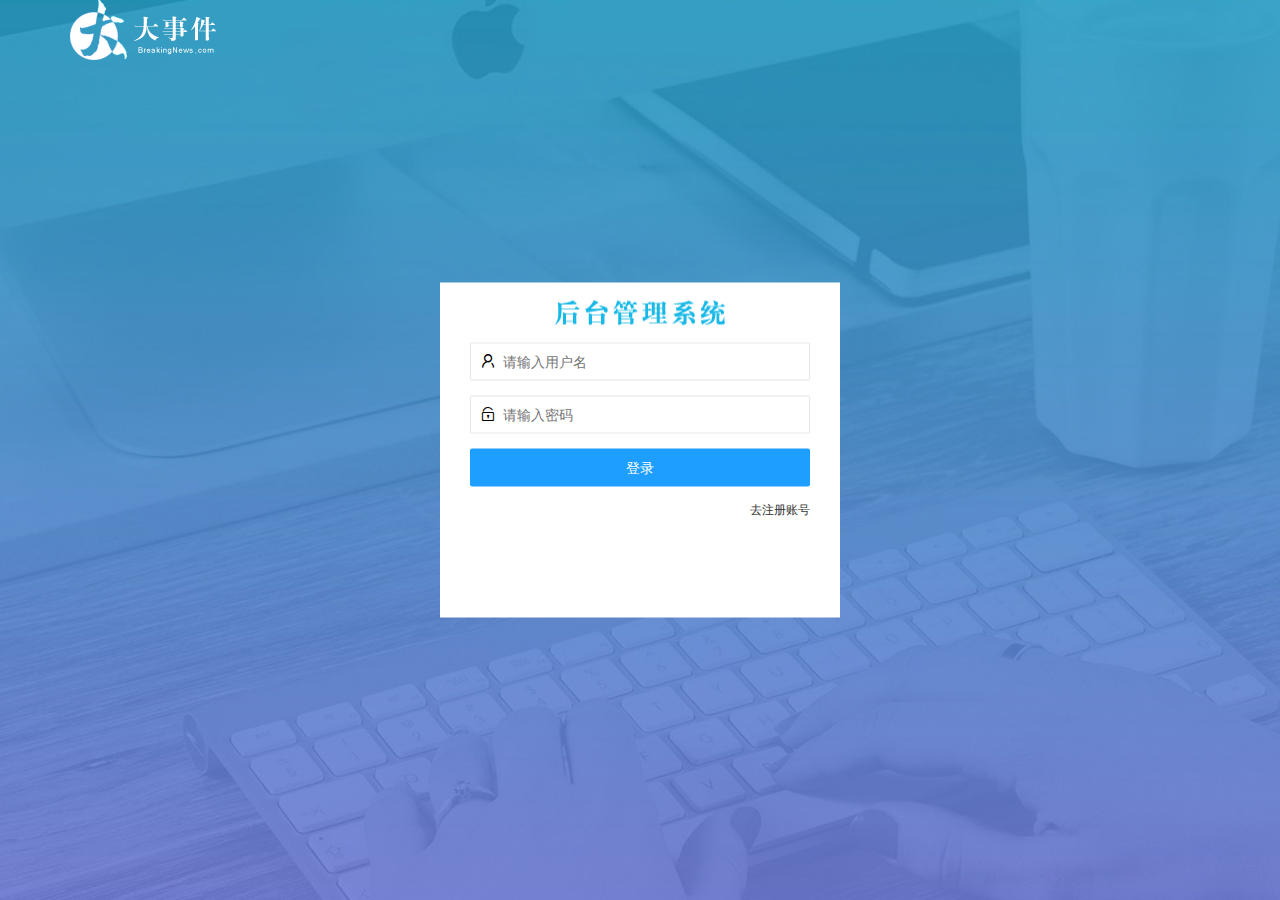
<file: code/login.html>
<!DOCTYPE html>
<html lang="en">
<head>
    <meta charset="UTF-8">
    <meta http-equiv="X-UA-Compatible" content="IE=edge">
    <meta name="viewport" content="width=device-width, initial-scale=1.0">
    <title>大事件-登录/注册页面</title>
    <link rel="stylesheet" href="./assets/lib/layui/css/layui.css">
    <link rel="stylesheet" href="./assets/css/login.css">
</head>
<body>
    <div class="layui-main">
        <img src="./assets/images/logo.png" alt="">
    </div>
    <!-- 登录注册区域 -->
    <div class="loginAndRegBox">
        <div class="title-box"></div>
        <!-- 登录的 div -->
        <div class="login-box">
            <!-- 登录的表单 -->
            <form class="layui-form" id="form_login">
                <!-- 用户名 -->
                <div class="layui-form-item">
                    <i class="layui-icon layui-icon-username"></i>
                    <input type="text" name="username" required  lay-verify="required" placeholder="请输入用户名" autocomplete="off" class="layui-input">
                </div>
                <!-- 密码 -->
                <div class="layui-form-item">
                    <i class="layui-icon layui-icon-password"></i>
                    <input type="password" name="password" required  lay-verify="required|pwd" placeholder="请输入密码" autocomplete="off" class="layui-input">
                </div>
                <!-- 提交按钮 -->
                <div class="layui-form-item">
                    <button class="layui-btn layui-btn-fluid layui-btn-normal" lay-submit>登录</button>
                </div>
                <div class="layui-form-item links">
                    <a href="javascript:;" id="link_reg">去注册账号</a>
                </div>
            </form>
        </div>
        <!-- 注册的 div -->
        <div class="reg-box">
            <!-- 注册的表单 -->
            <form class="layui-form" id="form_reg">
                <!-- 用户名 -->
                <div class="layui-form-item">
                    <i class="layui-icon layui-icon-username"></i>
                    <input type="text" name="username" required  lay-verify="required" placeholder="请输入用户名" autocomplete="off" class="layui-input">
                </div>
                <!-- 密码 -->
                <div class="layui-form-item">
                    <i class="layui-icon layui-icon-password"></i>
                    <input type="password" name="password" required  lay-verify="required|pwd" placeholder="请输入密码" autocomplete="off" class="layui-input">
                </div>
                <!-- 确认密码 -->
                <div class="layui-form-item">
                    <i class="layui-icon layui-icon-password"></i>
                    <input type="password" name="repassword" required  lay-verify="required|pwd|repwd" placeholder="再次确认密码" autocomplete="off" class="layui-input">
                </div>
                <!-- 提交按钮 -->
                <div class="layui-form-item">
                    <button class="layui-btn layui-btn-fluid layui-btn-normal" lay-submit>注册</button>
                </div>
                <div class="layui-form-item links">
                    <a href="javascript:;" id="link_login">去登录</a>
                </div>
            </form>
        </div>
    </div>

    <!-- 导入 JQuery -->
    <script src="./assets/lib/jquery.js"></script>
    <!-- 导入自己封装 baseAPI.js -->
    <script src="./assets/js/baseAPI.js"></script>
    <!-- 导入 Layui 的js -->
    <script src="./assets/lib/layui/layui.all.js"></script>
    <!-- 导入自己的js -->
    <script src="./assets/js/login.js"></script>
</body>
</html>
</file>
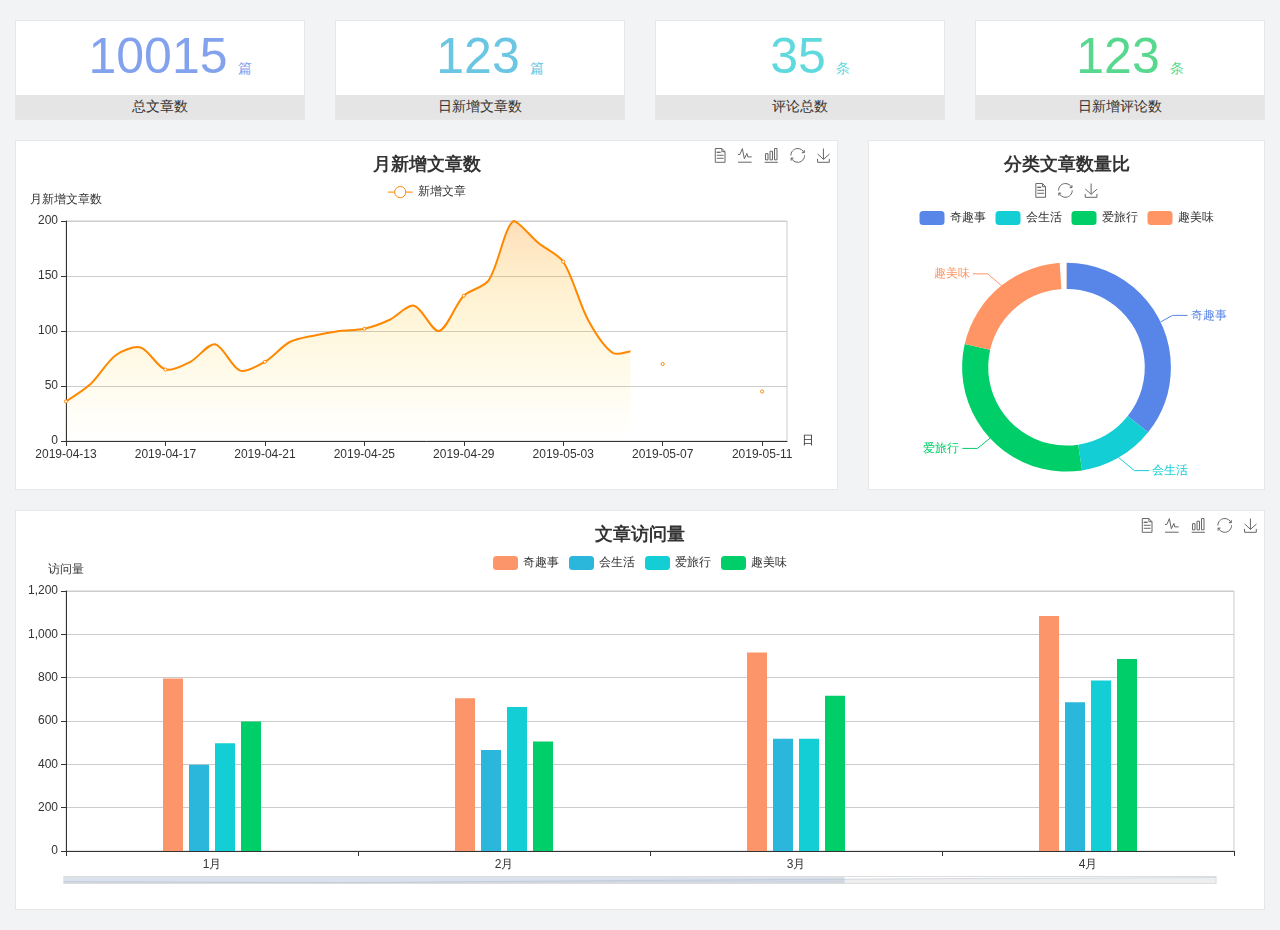
<file: code/home/dashboard.html>
<!DOCTYPE html>
<html lang="en">

<head>
  <meta charset="UTF-8">
  <meta name="viewport" content="width=device-width, initial-scale=1.0">
  <meta http-equiv="X-UA-Compatible" content="ie=edge">
  <title>图表统计</title>
  <link rel="stylesheet" href="../assets/lib/bootstrap.css" />
  <link rel="stylesheet" href="../assets/lib/main.css" />
  <script src="../assets/lib/jquery.js"></script>
  <script type="text/javascript" src="../assets/lib/echarts.min.js"></script>
</head>

<body>
  <div class="container-fluid">
    <div class="row spannel_list">
      <div class="col-sm-3 col-xs-6">
        <div class="spannel">
          <em>10015</em><span>篇</span>
          <b>总文章数</b>
        </div>
      </div>
      <div class="col-sm-3 col-xs-6">
        <div class="spannel scolor01">
          <em>123</em><span>篇</span>
          <b>日新增文章数</b>
        </div>
      </div>
      <div class="col-sm-3 col-xs-6">
        <div class="spannel scolor02">
          <em>35</em><span>条</span>
          <b>评论总数</b>
        </div>
      </div>
      <div class="col-sm-3 col-xs-6">
        <div class="spannel scolor03">
          <em>123</em><span>条</span>
          <b>日新增评论数</b>
        </div>
      </div>
    </div>
  </div>

  <div class="container-fluid">
    <div class="row curve-pie">
      <div class="col-lg-8 col-md-8">
        <div class="gragh_pannel" id="curve_show"></div>
      </div>
      <div class="col-lg-4 col-md-4">
        <div class="gragh_pannel" id="pie_show"></div>
      </div>
    </div>
  </div>

  <div class="container-fluid">
    <div class="column_pannel" id="column_show"></div>
  </div>

  <script>
    var oChart = echarts.init(document.getElementById('curve_show'));
    var aList_all = [
      { 'count': 36, 'date': '2019-04-13' },
      { 'count': 52, 'date': '2019-04-14' },
      { 'count': 78, 'date': '2019-04-15' },
      { 'count': 85, 'date': '2019-04-16' },
      { 'count': 65, 'date': '2019-04-17' },
      { 'count': 72, 'date': '2019-04-18' },
      { 'count': 88, 'date': '2019-04-19' },
      { 'count': 64, 'date': '2019-04-20' },
      { 'count': 72, 'date': '2019-04-21' },
      { 'count': 90, 'date': '2019-04-22' },
      { 'count': 96, 'date': '2019-04-23' },
      { 'count': 100, 'date': '2019-04-24' },
      { 'count': 102, 'date': '2019-04-25' },
      { 'count': 110, 'date': '2019-04-26' },
      { 'count': 123, 'date': '2019-04-27' },
      { 'count': 100, 'date': '2019-04-28' },
      { 'count': 132, 'date': '2019-04-29' },
      { 'count': 146, 'date': '2019-04-30' },
      { 'count': 200, 'date': '2019-05-01' },
      { 'count': 180, 'date': '2019-05-02' },
      { 'count': 163, 'date': '2019-05-03' },
      { 'count': 110, 'date': '2019-05-04' },
      { 'count': 80, 'date': '2019-05-05' },
      { 'count': 82, 'date': '2019-05-06' },
      { 'count': 70, 'date': '2019-05-07' },
      { 'count': 65, 'date': '2019-05-08' },
      { 'count': 54, 'date': '2019-05-09' },
      { 'count': 40, 'date': '2019-05-10' },
      { 'count': 45, 'date': '2019-05-11' },
      { 'count': 38, 'date': '2019-05-12' },
    ];

    let aCount = [];
    let aDate = [];

    for (var i = 0; i < aList_all.length; i++) {
      aCount.push(aList_all[i].count);
      aDate.push(aList_all[i].date);
    }

    var chartopt = {
      title: {
        text: '月新增文章数',
        left: 'center',
        top: '10'
      },
      tooltip: {
        trigger: 'axis'
      },
      legend: {
        data: ['新增文章'],
        top: '40'
      },
      toolbox: {
        show: true,
        feature: {
          mark: { show: true },
          dataView: { show: true, readOnly: false },
          magicType: { show: true, type: ['line', 'bar'] },
          restore: { show: true },
          saveAsImage: { show: true }
        }
      },
      calculable: true,
      xAxis: [
        {
          name: '日',
          type: 'category',
          boundaryGap: false,
          data: aDate
        }
      ],
      yAxis: [
        {
          name: '月新增文章数',
          type: 'value'
        }
      ],
      series: [
        {
          name: '新增文章',
          type: 'line',
          smooth: true,
          itemStyle: { normal: { areaStyle: { type: 'default' }, color: '#f80' }, lineStyle: { color: '#f80' } },
          data: aCount
        }],
      areaStyle: {
        normal: {
          color: new echarts.graphic.LinearGradient(0, 0, 0, 1, [{
            offset: 0,
            color: 'rgba(255,136,0,0.39)'
          }, {
            offset: .34,
            color: 'rgba(255,180,0,0.25)'
          }, {
            offset: 1,
            color: 'rgba(255,222,0,0.00)'
          }])

        }
      },
      grid: {
        show: true,
        x: 50,
        x2: 50,
        y: 80,
        height: 220
      }
    };

    oChart.setOption(chartopt);


    var oPie = echarts.init(document.getElementById('pie_show'));
    var oPieopt =
    {
      title: {
        top: 10,
        text: '分类文章数量比',
        x: 'center'
      },
      tooltip: {
        trigger: 'item',
        formatter: "{a} <br/>{b} : {c} ({d}%)"
      },
      color: ['#5885e8', '#13cfd5', '#00ce68', '#ff9565'],
      legend: {
        x: 'center',
        top: 65,
        data: ['奇趣事', '会生活', '爱旅行', '趣美味']
      },
      toolbox: {
        show: true,
        x: 'center',
        top: 35,
        feature: {
          mark: { show: true },
          dataView: { show: true, readOnly: false },
          magicType: {
            show: true,
            type: ['pie', 'funnel'],
            option: {
              funnel: {
                x: '25%',
                width: '50%',
                funnelAlign: 'left',
                max: 1548
              }
            }
          },
          restore: { show: true },
          saveAsImage: { show: true }
        }
      },
      calculable: true,
      series: [
        {
          name: '访问来源',
          type: 'pie',
          radius: ['45%', '60%'],
          center: ['50%', '65%'],
          data: [
            { value: 300, name: '奇趣事' },
            { value: 100, name: '会生活' },
            { value: 260, name: '爱旅行' },
            { value: 180, name: '趣美味' }
          ]
        }
      ]
    };
    oPie.setOption(oPieopt);



    var oColumn = this.echarts.init(document.getElementById('column_show'));
    var oColumnopt =
    {
      title: {
        text: '文章访问量',
        left: 'center',
        top: '10'
      },
      tooltip: {
        trigger: 'axis'
      },
      legend: {
        data: ['奇趣事', '会生活', '爱旅行', '趣美味'],
        top: '40'
      },
      toolbox: {
        show: true,
        feature: {
          mark: { show: true },
          dataView: { show: true, readOnly: false },
          magicType: { show: true, type: ['line', 'bar'] },
          restore: { show: true },
          saveAsImage: { show: true }
        }
      },
      calculable: true,
      xAxis: [
        {
          type: 'category',
          data: ['1月', '2月', '3月', '4月', '5月']
        }
      ],
      yAxis: [
        {
          name: '访问量',
          type: 'value'
        }
      ],
      series: [
        {
          name: '奇趣事',
          type: 'bar',
          barWidth: 20,
          itemStyle: {
            normal: { areaStyle: { type: 'default' }, color: '#fd956a' }
          },
          data: [800, 708, 920, 1090, 1200]
        },
        {
          name: '会生活',
          type: 'bar',
          barWidth: 20,
          itemStyle: {
            normal: { areaStyle: { type: 'default' }, color: '#2bb6db' }
          },
          data: [400, 468, 520, 690, 800]
        },
        {
          name: '爱旅行',
          type: 'bar',
          barWidth: 20,
          itemStyle: {
            normal: { areaStyle: { type: 'default' }, color: '#13cfd5' }
          },
          data: [500, 668, 520, 790, 900]
        },
        {
          name: '趣美味',
          type: 'bar',
          barWidth: 20,
          itemStyle: {
            normal: { areaStyle: { type: 'default' }, color: '#00ce68' }
          },
          data: [600, 508, 720, 890, 1000]
        }
      ],
      grid: {
        show: true,
        x: 50,
        x2: 30,
        y: 80,
        height: 260
      },
      dataZoom: [//给x轴设置滚动条
        {
          start: 0,//默认为0
          end: 100 - 1000 / 31,//默认为100
          type: 'slider',
          show: true,
          xAxisIndex: [0],
          handleSize: 0,//滑动条的 左右2个滑动条的大小
          height: 8,//组件高度
          left: 45, //左边的距离
          right: 50,//右边的距离
          bottom: 26,//右边的距离
          handleColor: '#ddd',//h滑动图标的颜色
          handleStyle: {
            borderColor: "#cacaca",
            borderWidth: "1",
            shadowBlur: 2,
            background: "#ddd",
            shadowColor: "#ddd",
          }
        }]
    };
    oColumn.setOption(oColumnopt);
  </script>
</body>

</html>
</file>
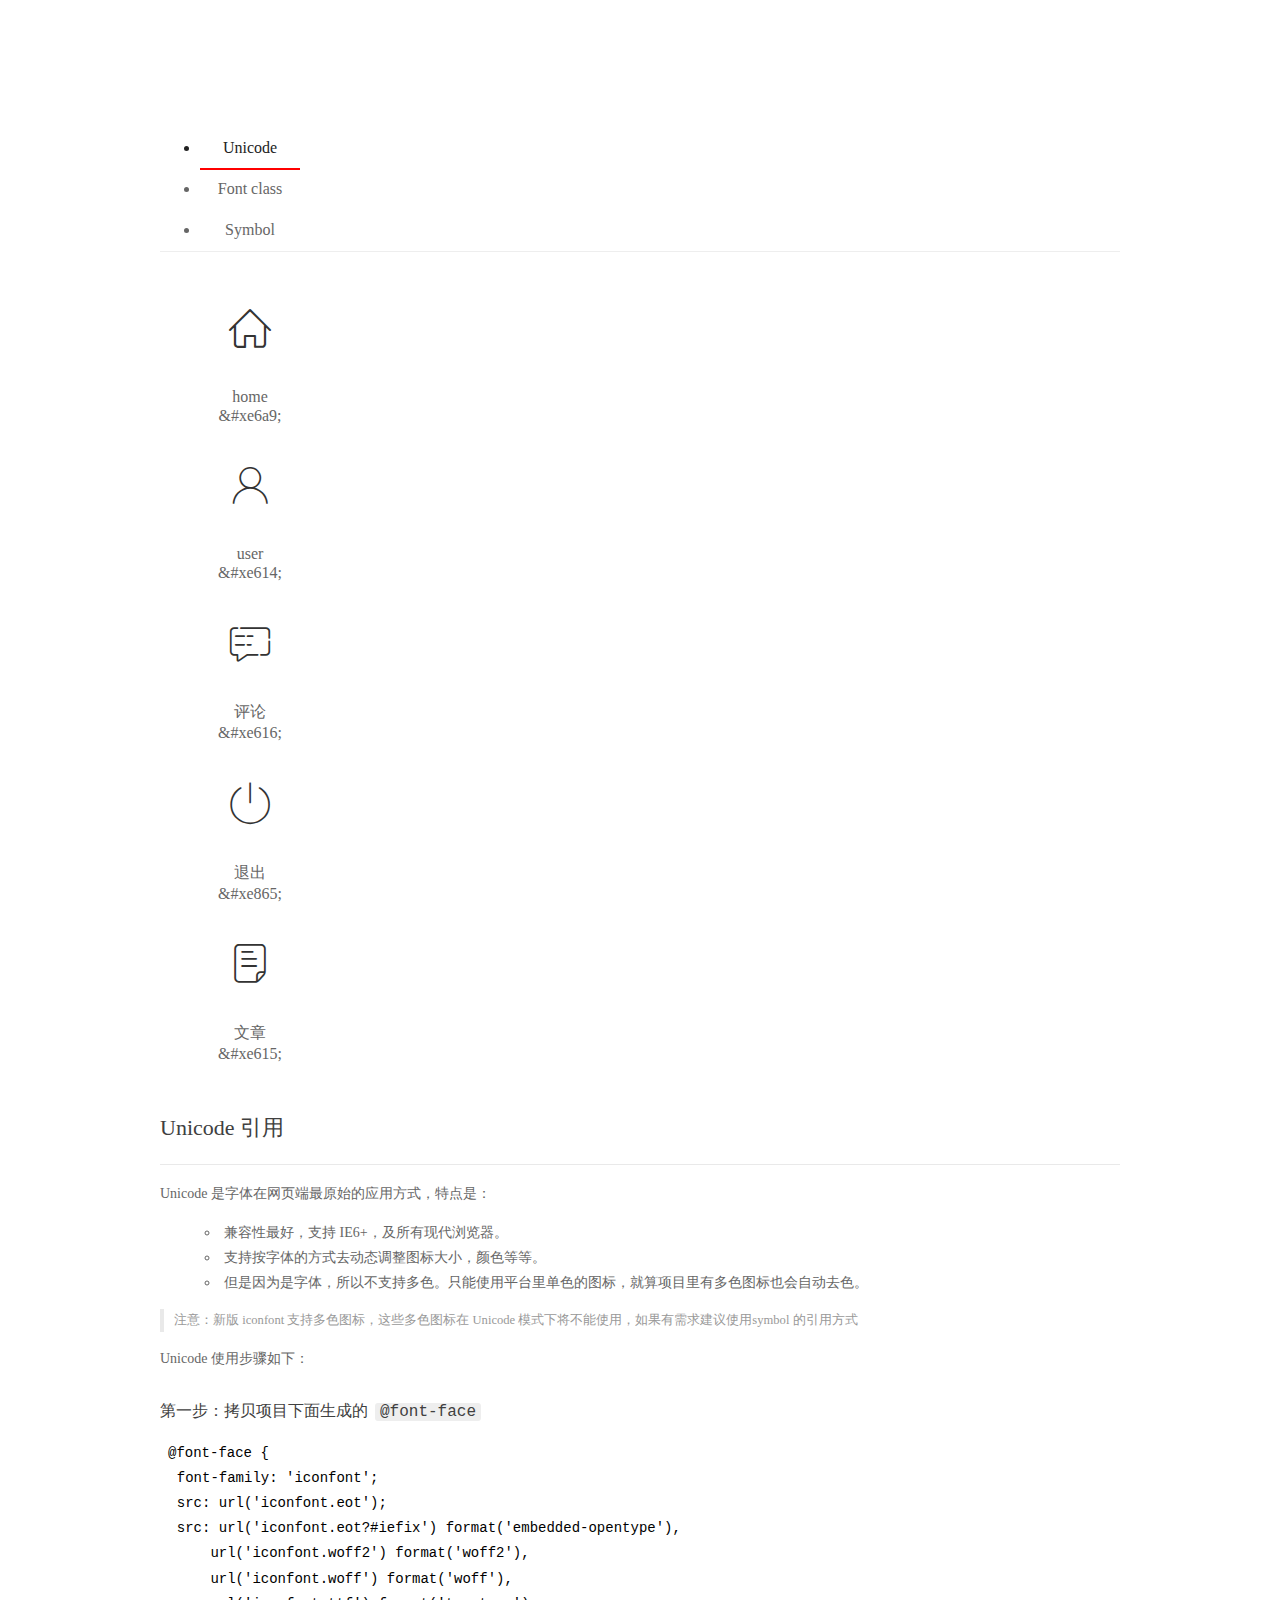
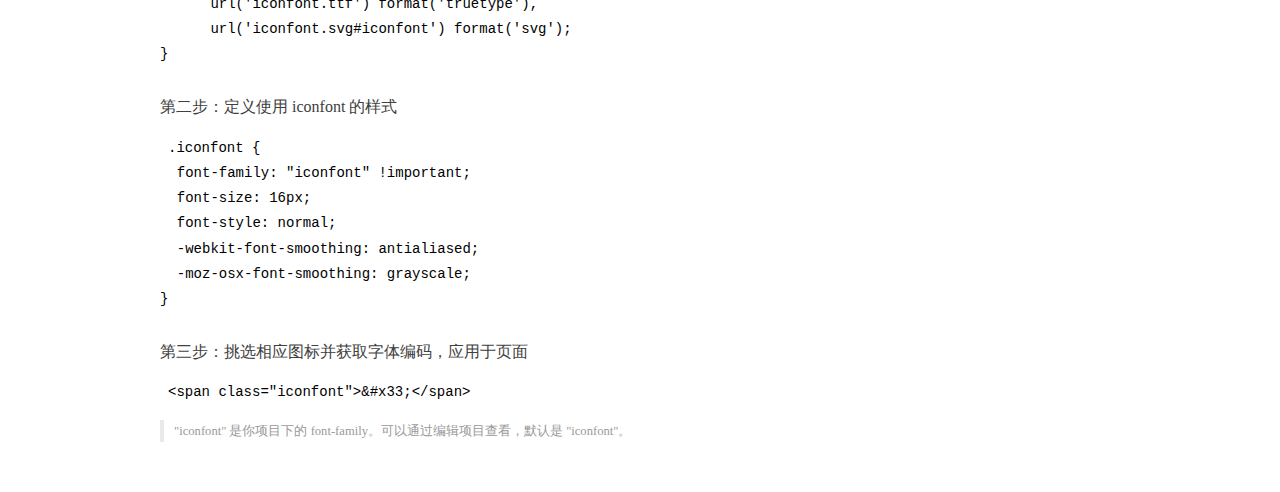
<file: code/assets/fonts/demo_index.html>
<!DOCTYPE html>
<html>
<head>
  <meta charset="utf-8"/>
  <title>IconFont Demo</title>
  <link rel="shortcut icon" href="https://gtms04.alicdn.com/tps/i4/TB1_oz6GVXXXXaFXpXXJDFnIXXX-64-64.ico" type="image/x-icon"/>
  <link rel="stylesheet" href="https://g.alicdn.com/thx/cube/1.3.2/cube.min.css">
  <link rel="stylesheet" href="demo.css">
  <link rel="stylesheet" href="iconfont.css">
  <script src="iconfont.js"></script>
  <!-- jQuery -->
  <script src="https://a1.alicdn.com/oss/uploads/2018/12/26/7bfddb60-08e8-11e9-9b04-53e73bb6408b.js"></script>
  <!-- 代码高亮 -->
  <script src="https://a1.alicdn.com/oss/uploads/2018/12/26/a3f714d0-08e6-11e9-8a15-ebf944d7534c.js"></script>
</head>
<body>
  <div class="main">
    <h1 class="logo"><a href="https://www.iconfont.cn/" title="iconfont 首页" target="_blank">&#xe86b;</a></h1>
    <div class="nav-tabs">
      <ul id="tabs" class="dib-box">
        <li class="dib active"><span>Unicode</span></li>
        <li class="dib"><span>Font class</span></li>
        <li class="dib"><span>Symbol</span></li>
      </ul>
      
    </div>
    <div class="tab-container">
      <div class="content unicode" style="display: block;">
          <ul class="icon_lists dib-box">
          
            <li class="dib">
              <span class="icon iconfont">&#xe6a9;</span>
                <div class="name">home</div>
                <div class="code-name">&amp;#xe6a9;</div>
              </li>
          
            <li class="dib">
              <span class="icon iconfont">&#xe614;</span>
                <div class="name">user</div>
                <div class="code-name">&amp;#xe614;</div>
              </li>
          
            <li class="dib">
              <span class="icon iconfont">&#xe616;</span>
                <div class="name">评论</div>
                <div class="code-name">&amp;#xe616;</div>
              </li>
          
            <li class="dib">
              <span class="icon iconfont">&#xe865;</span>
                <div class="name">退出</div>
                <div class="code-name">&amp;#xe865;</div>
              </li>
          
            <li class="dib">
              <span class="icon iconfont">&#xe615;</span>
                <div class="name">文章</div>
                <div class="code-name">&amp;#xe615;</div>
              </li>
          
          </ul>
          <div class="article markdown">
          <h2 id="unicode-">Unicode 引用</h2>
          <hr>

          <p>Unicode 是字体在网页端最原始的应用方式，特点是：</p>
          <ul>
            <li>兼容性最好，支持 IE6+，及所有现代浏览器。</li>
            <li>支持按字体的方式去动态调整图标大小，颜色等等。</li>
            <li>但是因为是字体，所以不支持多色。只能使用平台里单色的图标，就算项目里有多色图标也会自动去色。</li>
          </ul>
          <blockquote>
            <p>注意：新版 iconfont 支持多色图标，这些多色图标在 Unicode 模式下将不能使用，如果有需求建议使用symbol 的引用方式</p>
          </blockquote>
          <p>Unicode 使用步骤如下：</p>
          <h3 id="-font-face">第一步：拷贝项目下面生成的 <code>@font-face</code></h3>
<pre><code class="language-css"
>@font-face {
  font-family: 'iconfont';
  src: url('iconfont.eot');
  src: url('iconfont.eot?#iefix') format('embedded-opentype'),
      url('iconfont.woff2') format('woff2'),
      url('iconfont.woff') format('woff'),
      url('iconfont.ttf') format('truetype'),
      url('iconfont.svg#iconfont') format('svg');
}
</code></pre>
          <h3 id="-iconfont-">第二步：定义使用 iconfont 的样式</h3>
<pre><code class="language-css"
>.iconfont {
  font-family: "iconfont" !important;
  font-size: 16px;
  font-style: normal;
  -webkit-font-smoothing: antialiased;
  -moz-osx-font-smoothing: grayscale;
}
</code></pre>
          <h3 id="-">第三步：挑选相应图标并获取字体编码，应用于页面</h3>
<pre>
<code class="language-html"
>&lt;span class="iconfont"&gt;&amp;#x33;&lt;/span&gt;
</code></pre>
          <blockquote>
            <p>"iconfont" 是你项目下的 font-family。可以通过编辑项目查看，默认是 "iconfont"。</p>
          </blockquote>
          </div>
      </div>
      <div class="content font-class">
        <ul class="icon_lists dib-box">
          
          <li class="dib">
            <span class="icon iconfont icon-home"></span>
            <div class="name">
              home
            </div>
            <div class="code-name">.icon-home
            </div>
          </li>
          
          <li class="dib">
            <span class="icon iconfont icon-user"></span>
            <div class="name">
              user
            </div>
            <div class="code-name">.icon-user
            </div>
          </li>
          
          <li class="dib">
            <span class="icon iconfont icon-pinglun"></span>
            <div class="name">
              评论
            </div>
            <div class="code-name">.icon-pinglun
            </div>
          </li>
          
          <li class="dib">
            <span class="icon iconfont icon-tuichu"></span>
            <div class="name">
              退出
            </div>
            <div class="code-name">.icon-tuichu
            </div>
          </li>
          
          <li class="dib">
            <span class="icon iconfont icon-16"></span>
            <div class="name">
              文章
            </div>
            <div class="code-name">.icon-16
            </div>
          </li>
          
        </ul>
        <div class="article markdown">
        <h2 id="font-class-">font-class 引用</h2>
        <hr>

        <p>font-class 是 Unicode 使用方式的一种变种，主要是解决 Unicode 书写不直观，语意不明确的问题。</p>
        <p>与 Unicode 使用方式相比，具有如下特点：</p>
        <ul>
          <li>兼容性良好，支持 IE8+，及所有现代浏览器。</li>
          <li>相比于 Unicode 语意明确，书写更直观。可以很容易分辨这个 icon 是什么。</li>
          <li>因为使用 class 来定义图标，所以当要替换图标时，只需要修改 class 里面的 Unicode 引用。</li>
          <li>不过因为本质上还是使用的字体，所以多色图标还是不支持的。</li>
        </ul>
        <p>使用步骤如下：</p>
        <h3 id="-fontclass-">第一步：引入项目下面生成的 fontclass 代码：</h3>
<pre><code class="language-html">&lt;link rel="stylesheet" href="./iconfont.css"&gt;
</code></pre>
        <h3 id="-">第二步：挑选相应图标并获取类名，应用于页面：</h3>
<pre><code class="language-html">&lt;span class="iconfont icon-xxx"&gt;&lt;/span&gt;
</code></pre>
        <blockquote>
          <p>"
            iconfont" 是你项目下的 font-family。可以通过编辑项目查看，默认是 "iconfont"。</p>
        </blockquote>
      </div>
      </div>
      <div class="content symbol">
          <ul class="icon_lists dib-box">
          
            <li class="dib">
                <svg class="icon svg-icon" aria-hidden="true">
                  <use xlink:href="#icon-home"></use>
                </svg>
                <div class="name">home</div>
                <div class="code-name">#icon-home</div>
            </li>
          
            <li class="dib">
                <svg class="icon svg-icon" aria-hidden="true">
                  <use xlink:href="#icon-user"></use>
                </svg>
                <div class="name">user</div>
                <div class="code-name">#icon-user</div>
            </li>
          
            <li class="dib">
                <svg class="icon svg-icon" aria-hidden="true">
                  <use xlink:href="#icon-pinglun"></use>
                </svg>
                <div class="name">评论</div>
                <div class="code-name">#icon-pinglun</div>
            </li>
          
            <li class="dib">
                <svg class="icon svg-icon" aria-hidden="true">
                  <use xlink:href="#icon-tuichu"></use>
                </svg>
                <div class="name">退出</div>
                <div class="code-name">#icon-tuichu</div>
            </li>
          
            <li class="dib">
                <svg class="icon svg-icon" aria-hidden="true">
                  <use xlink:href="#icon-16"></use>
                </svg>
                <div class="name">文章</div>
                <div class="code-name">#icon-16</div>
            </li>
          
          </ul>
          <div class="article markdown">
          <h2 id="symbol-">Symbol 引用</h2>
          <hr>

          <p>这是一种全新的使用方式，应该说这才是未来的主流，也是平台目前推荐的用法。相关介绍可以参考这篇<a href="">文章</a>
            这种用法其实是做了一个 SVG 的集合，与另外两种相比具有如下特点：</p>
          <ul>
            <li>支持多色图标了，不再受单色限制。</li>
            <li>通过一些技巧，支持像字体那样，通过 <code>font-size</code>, <code>color</code> 来调整样式。</li>
            <li>兼容性较差，支持 IE9+，及现代浏览器。</li>
            <li>浏览器渲染 SVG 的性能一般，还不如 png。</li>
          </ul>
          <p>使用步骤如下：</p>
          <h3 id="-symbol-">第一步：引入项目下面生成的 symbol 代码：</h3>
<pre><code class="language-html">&lt;script src="./iconfont.js"&gt;&lt;/script&gt;
</code></pre>
          <h3 id="-css-">第二步：加入通用 CSS 代码（引入一次就行）：</h3>
<pre><code class="language-html">&lt;style&gt;
.icon {
  width: 1em;
  height: 1em;
  vertical-align: -0.15em;
  fill: currentColor;
  overflow: hidden;
}
&lt;/style&gt;
</code></pre>
          <h3 id="-">第三步：挑选相应图标并获取类名，应用于页面：</h3>
<pre><code class="language-html">&lt;svg class="icon" aria-hidden="true"&gt;
  &lt;use xlink:href="#icon-xxx"&gt;&lt;/use&gt;
&lt;/svg&gt;
</code></pre>
          </div>
      </div>

    </div>
  </div>
  <script>
  $(document).ready(function () {
      $('.tab-container .content:first').show()

      $('#tabs li').click(function (e) {
        var tabContent = $('.tab-container .content')
        var index = $(this).index()

        if ($(this).hasClass('active')) {
          return
        } else {
          $('#tabs li').removeClass('active')
          $(this).addClass('active')

          tabContent.hide().eq(index).fadeIn()
        }
      })
    })
  </script>
</body>
</html>
</file>
<file: code/assets/lib/layui/css/layui.css>
/** layui-v2.5.5 MIT License By https://www.layui.com */
 .layui-inline,img{display:inline-block;vertical-align:middle}h1,h2,h3,h4,h5,h6{font-weight:400}.layui-edge,.layui-header,.layui-inline,.layui-main{position:relative}.layui-body,.layui-edge,.layui-elip{overflow:hidden}.layui-btn,.layui-edge,.layui-inline,img{vertical-align:middle}.layui-btn,.layui-disabled,.layui-icon,.layui-unselect{-moz-user-select:none;-webkit-user-select:none;-ms-user-select:none}.layui-elip,.layui-form-checkbox span,.layui-form-pane .layui-form-label{text-overflow:ellipsis;white-space:nowrap}.layui-breadcrumb,.layui-tree-btnGroup{visibility:hidden}blockquote,body,button,dd,div,dl,dt,form,h1,h2,h3,h4,h5,h6,input,li,ol,p,pre,td,textarea,th,ul{margin:0;padding:0;-webkit-tap-highlight-color:rgba(0,0,0,0)}a:active,a:hover{outline:0}img{border:none}li{list-style:none}table{border-collapse:collapse;border-spacing:0}h4,h5,h6{font-size:100%}button,input,optgroup,option,select,textarea{font-family:inherit;font-size:inherit;font-style:inherit;font-weight:inherit;outline:0}pre{white-space:pre-wrap;white-space:-moz-pre-wrap;white-space:-pre-wrap;white-space:-o-pre-wrap;word-wrap:break-word}body{line-height:24px;font:14px Helvetica Neue,Helvetica,PingFang SC,Tahoma,Arial,sans-serif}hr{height:1px;margin:10px 0;border:0;clear:both}a{color:#333;text-decoration:none}a:hover{color:#777}a cite{font-style:normal;*cursor:pointer}.layui-border-box,.layui-border-box *{box-sizing:border-box}.layui-box,.layui-box *{box-sizing:content-box}.layui-clear{clear:both;*zoom:1}.layui-clear:after{content:'\20';clear:both;*zoom:1;display:block;height:0}.layui-inline{*display:inline;*zoom:1}.layui-edge{display:inline-block;width:0;height:0;border-width:6px;border-style:dashed;border-color:transparent}.layui-edge-top{top:-4px;border-bottom-color:#999;border-bottom-style:solid}.layui-edge-right{border-left-color:#999;border-left-style:solid}.layui-edge-bottom{top:2px;border-top-color:#999;border-top-style:solid}.layui-edge-left{border-right-color:#999;border-right-style:solid}.layui-disabled,.layui-disabled:hover{color:#d2d2d2!important;cursor:not-allowed!important}.layui-circle{border-radius:100%}.layui-show{display:block!important}.layui-hide{display:none!important}@font-face{font-family:layui-icon;src:url(../font/iconfont.eot?v=250);src:url(../font/iconfont.eot?v=250#iefix) format('embedded-opentype'),url(../font/iconfont.woff2?v=250) format('woff2'),url(../font/iconfont.woff?v=250) format('woff'),url(../font/iconfont.ttf?v=250) format('truetype'),url(../font/iconfont.svg?v=250#layui-icon) format('svg')}.layui-icon{font-family:layui-icon!important;font-size:16px;font-style:normal;-webkit-font-smoothing:antialiased;-moz-osx-font-smoothing:grayscale}.layui-icon-reply-fill:before{content:"\e611"}.layui-icon-set-fill:before{content:"\e614"}.layui-icon-menu-fill:before{content:"\e60f"}.layui-icon-search:before{content:"\e615"}.layui-icon-share:before{content:"\e641"}.layui-icon-set-sm:before{content:"\e620"}.layui-icon-engine:before{content:"\e628"}.layui-icon-close:before{content:"\1006"}.layui-icon-close-fill:before{content:"\1007"}.layui-icon-chart-screen:before{content:"\e629"}.layui-icon-star:before{content:"\e600"}.layui-icon-circle-dot:before{content:"\e617"}.layui-icon-chat:before{content:"\e606"}.layui-icon-release:before{content:"\e609"}.layui-icon-list:before{content:"\e60a"}.layui-icon-chart:before{content:"\e62c"}.layui-icon-ok-circle:before{content:"\1005"}.layui-icon-layim-theme:before{content:"\e61b"}.layui-icon-table:before{content:"\e62d"}.layui-icon-right:before{content:"\e602"}.layui-icon-left:before{content:"\e603"}.layui-icon-cart-simple:before{content:"\e698"}.layui-icon-face-cry:before{content:"\e69c"}.layui-icon-face-smile:before{content:"\e6af"}.layui-icon-survey:before{content:"\e6b2"}.layui-icon-tree:before{content:"\e62e"}.layui-icon-upload-circle:before{content:"\e62f"}.layui-icon-add-circle:before{content:"\e61f"}.layui-icon-download-circle:before{content:"\e601"}.layui-icon-templeate-1:before{content:"\e630"}.layui-icon-util:before{content:"\e631"}.layui-icon-face-surprised:before{content:"\e664"}.layui-icon-edit:before{content:"\e642"}.layui-icon-speaker:before{content:"\e645"}.layui-icon-down:before{content:"\e61a"}.layui-icon-file:before{content:"\e621"}.layui-icon-layouts:before{content:"\e632"}.layui-icon-rate-half:before{content:"\e6c9"}.layui-icon-add-circle-fine:before{content:"\e608"}.layui-icon-prev-circle:before{content:"\e633"}.layui-icon-read:before{content:"\e705"}.layui-icon-404:before{content:"\e61c"}.layui-icon-carousel:before{content:"\e634"}.layui-icon-help:before{content:"\e607"}.layui-icon-code-circle:before{content:"\e635"}.layui-icon-water:before{content:"\e636"}.layui-icon-username:before{content:"\e66f"}.layui-icon-find-fill:before{content:"\e670"}.layui-icon-about:before{content:"\e60b"}.layui-icon-location:before{content:"\e715"}.layui-icon-up:before{content:"\e619"}.layui-icon-pause:before{content:"\e651"}.layui-icon-date:before{content:"\e637"}.layui-icon-layim-uploadfile:before{content:"\e61d"}.layui-icon-delete:before{content:"\e640"}.layui-icon-play:before{content:"\e652"}.layui-icon-top:before{content:"\e604"}.layui-icon-friends:before{content:"\e612"}.layui-icon-refresh-3:before{content:"\e9aa"}.layui-icon-ok:before{content:"\e605"}.layui-icon-layer:before{content:"\e638"}.layui-icon-face-smile-fine:before{content:"\e60c"}.layui-icon-dollar:before{content:"\e659"}.layui-icon-group:before{content:"\e613"}.layui-icon-layim-download:before{content:"\e61e"}.layui-icon-picture-fine:before{content:"\e60d"}.layui-icon-link:before{content:"\e64c"}.layui-icon-diamond:before{content:"\e735"}.layui-icon-log:before{content:"\e60e"}.layui-icon-rate-solid:before{content:"\e67a"}.layui-icon-fonts-del:before{content:"\e64f"}.layui-icon-unlink:before{content:"\e64d"}.layui-icon-fonts-clear:before{content:"\e639"}.layui-icon-triangle-r:before{content:"\e623"}.layui-icon-circle:before{content:"\e63f"}.layui-icon-radio:before{content:"\e643"}.layui-icon-align-center:before{content:"\e647"}.layui-icon-align-right:before{content:"\e648"}.layui-icon-align-left:before{content:"\e649"}.layui-icon-loading-1:before{content:"\e63e"}.layui-icon-return:before{content:"\e65c"}.layui-icon-fonts-strong:before{content:"\e62b"}.layui-icon-upload:before{content:"\e67c"}.layui-icon-dialogue:before{content:"\e63a"}.layui-icon-video:before{content:"\e6ed"}.layui-icon-headset:before{content:"\e6fc"}.layui-icon-cellphone-fine:before{content:"\e63b"}.layui-icon-add-1:before{content:"\e654"}.layui-icon-face-smile-b:before{content:"\e650"}.layui-icon-fonts-html:before{content:"\e64b"}.layui-icon-form:before{content:"\e63c"}.layui-icon-cart:before{content:"\e657"}.layui-icon-camera-fill:before{content:"\e65d"}.layui-icon-tabs:before{content:"\e62a"}.layui-icon-fonts-code:before{content:"\e64e"}.layui-icon-fire:before{content:"\e756"}.layui-icon-set:before{content:"\e716"}.layui-icon-fonts-u:before{content:"\e646"}.layui-icon-triangle-d:before{content:"\e625"}.layui-icon-tips:before{content:"\e702"}.layui-icon-picture:before{content:"\e64a"}.layui-icon-more-vertical:before{content:"\e671"}.layui-icon-flag:before{content:"\e66c"}.layui-icon-loading:before{content:"\e63d"}.layui-icon-fonts-i:before{content:"\e644"}.layui-icon-refresh-1:before{content:"\e666"}.layui-icon-rmb:before{content:"\e65e"}.layui-icon-home:before{content:"\e68e"}.layui-icon-user:before{content:"\e770"}.layui-icon-notice:before{content:"\e667"}.layui-icon-login-weibo:before{content:"\e675"}.layui-icon-voice:before{content:"\e688"}.layui-icon-upload-drag:before{content:"\e681"}.layui-icon-login-qq:before{content:"\e676"}.layui-icon-snowflake:before{content:"\e6b1"}.layui-icon-file-b:before{content:"\e655"}.layui-icon-template:before{content:"\e663"}.layui-icon-auz:before{content:"\e672"}.layui-icon-console:before{content:"\e665"}.layui-icon-app:before{content:"\e653"}.layui-icon-prev:before{content:"\e65a"}.layui-icon-website:before{content:"\e7ae"}.layui-icon-next:before{content:"\e65b"}.layui-icon-component:before{content:"\e857"}.layui-icon-more:before{content:"\e65f"}.layui-icon-login-wechat:before{content:"\e677"}.layui-icon-shrink-right:before{content:"\e668"}.layui-icon-spread-left:before{content:"\e66b"}.layui-icon-camera:before{content:"\e660"}.layui-icon-note:before{content:"\e66e"}.layui-icon-refresh:before{content:"\e669"}.layui-icon-female:before{content:"\e661"}.layui-icon-male:before{content:"\e662"}.layui-icon-password:before{content:"\e673"}.layui-icon-senior:before{content:"\e674"}.layui-icon-theme:before{content:"\e66a"}.layui-icon-tread:before{content:"\e6c5"}.layui-icon-praise:before{content:"\e6c6"}.layui-icon-star-fill:before{content:"\e658"}.layui-icon-rate:before{content:"\e67b"}.layui-icon-template-1:before{content:"\e656"}.layui-icon-vercode:before{content:"\e679"}.layui-icon-cellphone:before{content:"\e678"}.layui-icon-screen-full:before{content:"\e622"}.layui-icon-screen-restore:before{content:"\e758"}.layui-icon-cols:before{content:"\e610"}.layui-icon-export:before{content:"\e67d"}.layui-icon-print:before{content:"\e66d"}.layui-icon-slider:before{content:"\e714"}.layui-icon-addition:before{content:"\e624"}.layui-icon-subtraction:before{content:"\e67e"}.layui-icon-service:before{content:"\e626"}.layui-icon-transfer:before{content:"\e691"}.layui-main{width:1140px;margin:0 auto}.layui-header{z-index:1000;height:60px}.layui-header a:hover{transition:all .5s;-webkit-transition:all .5s}.layui-side{position:fixed;left:0;top:0;bottom:0;z-index:999;width:200px;overflow-x:hidden}.layui-side-scroll{position:relative;width:220px;height:100%;overflow-x:hidden}.layui-body{position:absolute;left:200px;right:0;top:0;bottom:0;z-index:998;width:auto;overflow-y:auto;box-sizing:border-box}.layui-layout-body{overflow:hidden}.layui-layout-admin .layui-header{background-color:#23262E}.layui-layout-admin .layui-side{top:60px;width:200px;overflow-x:hidden}.layui-layout-admin .layui-body{position:fixed;top:60px;bottom:44px}.layui-layout-admin .layui-main{width:auto;margin:0 15px}.layui-layout-admin .layui-footer{position:fixed;left:200px;right:0;bottom:0;height:44px;line-height:44px;padding:0 15px;background-color:#eee}.layui-layout-admin .layui-logo{position:absolute;left:0;top:0;width:200px;height:100%;line-height:60px;text-align:center;color:#009688;font-size:16px}.layui-layout-admin .layui-header .layui-nav{background:0 0}.layui-layout-left{position:absolute!important;left:200px;top:0}.layui-layout-right{position:absolute!important;right:0;top:0}.layui-container{position:relative;margin:0 auto;padding:0 15px;box-sizing:border-box}.layui-fluid{position:relative;margin:0 auto;padding:0 15px}.layui-row:after,.layui-row:before{content:'';display:block;clear:both}.layui-col-lg1,.layui-col-lg10,.layui-col-lg11,.layui-col-lg12,.layui-col-lg2,.layui-col-lg3,.layui-col-lg4,.layui-col-lg5,.layui-col-lg6,.layui-col-lg7,.layui-col-lg8,.layui-col-lg9,.layui-col-md1,.layui-col-md10,.layui-col-md11,.layui-col-md12,.layui-col-md2,.layui-col-md3,.layui-col-md4,.layui-col-md5,.layui-col-md6,.layui-col-md7,.layui-col-md8,.layui-col-md9,.layui-col-sm1,.layui-col-sm10,.layui-col-sm11,.layui-col-sm12,.layui-col-sm2,.layui-col-sm3,.layui-col-sm4,.layui-col-sm5,.layui-col-sm6,.layui-col-sm7,.layui-col-sm8,.layui-col-sm9,.layui-col-xs1,.layui-col-xs10,.layui-col-xs11,.layui-col-xs12,.layui-col-xs2,.layui-col-xs3,.layui-col-xs4,.layui-col-xs5,.layui-col-xs6,.layui-col-xs7,.layui-col-xs8,.layui-col-xs9{position:relative;display:block;box-sizing:border-box}.layui-col-xs1,.layui-col-xs10,.layui-col-xs11,.layui-col-xs12,.layui-col-xs2,.layui-col-xs3,.layui-col-xs4,.layui-col-xs5,.layui-col-xs6,.layui-col-xs7,.layui-col-xs8,.layui-col-xs9{float:left}.layui-col-xs1{width:8.33333333%}.layui-col-xs2{width:16.66666667%}.layui-col-xs3{width:25%}.layui-col-xs4{width:33.33333333%}.layui-col-xs5{width:41.66666667%}.layui-col-xs6{width:50%}.layui-col-xs7{width:58.33333333%}.layui-col-xs8{width:66.66666667%}.layui-col-xs9{width:75%}.layui-col-xs10{width:83.33333333%}.layui-col-xs11{width:91.66666667%}.layui-col-xs12{width:100%}.layui-col-xs-offset1{margin-left:8.33333333%}.layui-col-xs-offset2{margin-left:16.66666667%}.layui-col-xs-offset3{margin-left:25%}.layui-col-xs-offset4{margin-left:33.33333333%}.layui-col-xs-offset5{margin-left:41.66666667%}.layui-col-xs-offset6{margin-left:50%}.layui-col-xs-offset7{margin-left:58.33333333%}.layui-col-xs-offset8{margin-left:66.66666667%}.layui-col-xs-offset9{margin-left:75%}.layui-col-xs-offset10{margin-left:83.33333333%}.layui-col-xs-offset11{margin-left:91.66666667%}.layui-col-xs-offset12{margin-left:100%}@media screen and (max-width:768px){.layui-hide-xs{display:none!important}.layui-show-xs-block{display:block!important}.layui-show-xs-inline{display:inline!important}.layui-show-xs-inline-block{display:inline-block!important}}@media screen and (min-width:768px){.layui-container{width:750px}.layui-hide-sm{display:none!important}.layui-show-sm-block{display:block!important}.layui-show-sm-inline{display:inline!important}.layui-show-sm-inline-block{display:inline-block!important}.layui-col-sm1,.layui-col-sm10,.layui-col-sm11,.layui-col-sm12,.layui-col-sm2,.layui-col-sm3,.layui-col-sm4,.layui-col-sm5,.layui-col-sm6,.layui-col-sm7,.layui-col-sm8,.layui-col-sm9{float:left}.layui-col-sm1{width:8.33333333%}.layui-col-sm2{width:16.66666667%}.layui-col-sm3{width:25%}.layui-col-sm4{width:33.33333333%}.layui-col-sm5{width:41.66666667%}.layui-col-sm6{width:50%}.layui-col-sm7{width:58.33333333%}.layui-col-sm8{width:66.66666667%}.layui-col-sm9{width:75%}.layui-col-sm10{width:83.33333333%}.layui-col-sm11{width:91.66666667%}.layui-col-sm12{width:100%}.layui-col-sm-offset1{margin-left:8.33333333%}.layui-col-sm-offset2{margin-left:16.66666667%}.layui-col-sm-offset3{margin-left:25%}.layui-col-sm-offset4{margin-left:33.33333333%}.layui-col-sm-offset5{margin-left:41.66666667%}.layui-col-sm-offset6{margin-left:50%}.layui-col-sm-offset7{margin-left:58.33333333%}.layui-col-sm-offset8{margin-left:66.66666667%}.layui-col-sm-offset9{margin-left:75%}.layui-col-sm-offset10{margin-left:83.33333333%}.layui-col-sm-offset11{margin-left:91.66666667%}.layui-col-sm-offset12{margin-left:100%}}@media screen and (min-width:992px){.layui-container{width:970px}.layui-hide-md{display:none!important}.layui-show-md-block{display:block!important}.layui-show-md-inline{display:inline!important}.layui-show-md-inline-block{display:inline-block!important}.layui-col-md1,.layui-col-md10,.layui-col-md11,.layui-col-md12,.layui-col-md2,.layui-col-md3,.layui-col-md4,.layui-col-md5,.layui-col-md6,.layui-col-md7,.layui-col-md8,.layui-col-md9{float:left}.layui-col-md1{width:8.33333333%}.layui-col-md2{width:16.66666667%}.layui-col-md3{width:25%}.layui-col-md4{width:33.33333333%}.layui-col-md5{width:41.66666667%}.layui-col-md6{width:50%}.layui-col-md7{width:58.33333333%}.layui-col-md8{width:66.66666667%}.layui-col-md9{width:75%}.layui-col-md10{width:83.33333333%}.layui-col-md11{width:91.66666667%}.layui-col-md12{width:100%}.layui-col-md-offset1{margin-left:8.33333333%}.layui-col-md-offset2{margin-left:16.66666667%}.layui-col-md-offset3{margin-left:25%}.layui-col-md-offset4{margin-left:33.33333333%}.layui-col-md-offset5{margin-left:41.66666667%}.layui-col-md-offset6{margin-left:50%}.layui-col-md-offset7{margin-left:58.33333333%}.layui-col-md-offset8{margin-left:66.66666667%}.layui-col-md-offset9{margin-left:75%}.layui-col-md-offset10{margin-left:83.33333333%}.layui-col-md-offset11{margin-left:91.66666667%}.layui-col-md-offset12{margin-left:100%}}@media screen and (min-width:1200px){.layui-container{width:1170px}.layui-hide-lg{display:none!important}.layui-show-lg-block{display:block!important}.layui-show-lg-inline{display:inline!important}.layui-show-lg-inline-block{display:inline-block!important}.layui-col-lg1,.layui-col-lg10,.layui-col-lg11,.layui-col-lg12,.layui-col-lg2,.layui-col-lg3,.layui-col-lg4,.layui-col-lg5,.layui-col-lg6,.layui-col-lg7,.layui-col-lg8,.layui-col-lg9{float:left}.layui-col-lg1{width:8.33333333%}.layui-col-lg2{width:16.66666667%}.layui-col-lg3{width:25%}.layui-col-lg4{width:33.33333333%}.layui-col-lg5{width:41.66666667%}.layui-col-lg6{width:50%}.layui-col-lg7{width:58.33333333%}.layui-col-lg8{width:66.66666667%}.layui-col-lg9{width:75%}.layui-col-lg10{width:83.33333333%}.layui-col-lg11{width:91.66666667%}.layui-col-lg12{width:100%}.layui-col-lg-offset1{margin-left:8.33333333%}.layui-col-lg-offset2{margin-left:16.66666667%}.layui-col-lg-offset3{margin-left:25%}.layui-col-lg-offset4{margin-left:33.33333333%}.layui-col-lg-offset5{margin-left:41.66666667%}.layui-col-lg-offset6{margin-left:50%}.layui-col-lg-offset7{margin-left:58.33333333%}.layui-col-lg-offset8{margin-left:66.66666667%}.layui-col-lg-offset9{margin-left:75%}.layui-col-lg-offset10{margin-left:83.33333333%}.layui-col-lg-offset11{margin-left:91.66666667%}.layui-col-lg-offset12{margin-left:100%}}.layui-col-space1{margin:-.5px}.layui-col-space1>*{padding:.5px}.layui-col-space3{margin:-1.5px}.layui-col-space3>*{padding:1.5px}.layui-col-space5{margin:-2.5px}.layui-col-space5>*{padding:2.5px}.layui-col-space8{margin:-3.5px}.layui-col-space8>*{padding:3.5px}.layui-col-space10{margin:-5px}.layui-col-space10>*{padding:5px}.layui-col-space12{margin:-6px}.layui-col-space12>*{padding:6px}.layui-col-space15{margin:-7.5px}.layui-col-space15>*{padding:7.5px}.layui-col-space18{margin:-9px}.layui-col-space18>*{padding:9px}.layui-col-space20{margin:-10px}.layui-col-space20>*{padding:10px}.layui-col-space22{margin:-11px}.layui-col-space22>*{padding:11px}.layui-col-space25{margin:-12.5px}.layui-col-space25>*{padding:12.5px}.layui-col-space30{margin:-15px}.layui-col-space30>*{padding:15px}.layui-btn,.layui-input,.layui-select,.layui-textarea,.layui-upload-button{outline:0;-webkit-appearance:none;transition:all .3s;-webkit-transition:all .3s;box-sizing:border-box}.layui-elem-quote{margin-bottom:10px;padding:15px;line-height:22px;border-left:5px solid #009688;border-radius:0 2px 2px 0;background-color:#f2f2f2}.layui-quote-nm{border-style:solid;border-width:1px 1px 1px 5px;background:0 0}.layui-elem-field{margin-bottom:10px;padding:0;border-width:1px;border-style:solid}.layui-elem-field legend{margin-left:20px;padding:0 10px;font-size:20px;font-weight:300}.layui-field-title{margin:10px 0 20px;border-width:1px 0 0}.layui-field-box{padding:10px 15px}.layui-field-title .layui-field-box{padding:10px 0}.layui-progress{position:relative;height:6px;border-radius:20px;background-color:#e2e2e2}.layui-progress-bar{position:absolute;left:0;top:0;width:0;max-width:100%;height:6px;border-radius:20px;text-align:right;background-color:#5FB878;transition:all .3s;-webkit-transition:all .3s}.layui-progress-big,.layui-progress-big .layui-progress-bar{height:18px;line-height:18px}.layui-progress-text{position:relative;top:-20px;line-height:18px;font-size:12px;color:#666}.layui-progress-big .layui-progress-text{position:static;padding:0 10px;color:#fff}.layui-collapse{border-width:1px;border-style:solid;border-radius:2px}.layui-colla-content,.layui-colla-item{border-top-width:1px;border-top-style:solid}.layui-colla-item:first-child{border-top:none}.layui-colla-title{position:relative;height:42px;line-height:42px;padding:0 15px 0 35px;color:#333;background-color:#f2f2f2;cursor:pointer;font-size:14px;overflow:hidden}.layui-colla-content{display:none;padding:10px 15px;line-height:22px;color:#666}.layui-colla-icon{position:absolute;left:15px;top:0;font-size:14px}.layui-card{margin-bottom:15px;border-radius:2px;background-color:#fff;box-shadow:0 1px 2px 0 rgba(0,0,0,.05)}.layui-card:last-child{margin-bottom:0}.layui-card-header{position:relative;height:42px;line-height:42px;padding:0 15px;border-bottom:1px solid #f6f6f6;color:#333;border-radius:2px 2px 0 0;font-size:14px}.layui-bg-black,.layui-bg-blue,.layui-bg-cyan,.layui-bg-green,.layui-bg-orange,.layui-bg-red{color:#fff!important}.layui-card-body{position:relative;padding:10px 15px;line-height:24px}.layui-card-body[pad15]{padding:15px}.layui-card-body[pad20]{padding:20px}.layui-card-body .layui-table{margin:5px 0}.layui-card .layui-tab{margin:0}.layui-panel-window{position:relative;padding:15px;border-radius:0;border-top:5px solid #E6E6E6;background-color:#fff}.layui-auxiliar-moving{position:fixed;left:0;right:0;top:0;bottom:0;width:100%;height:100%;background:0 0;z-index:9999999999}.layui-form-label,.layui-form-mid,.layui-form-select,.layui-input-block,.layui-input-inline,.layui-textarea{position:relative}.layui-bg-red{background-color:#FF5722!important}.layui-bg-orange{background-color:#FFB800!important}.layui-bg-green{background-color:#009688!important}.layui-bg-cyan{background-color:#2F4056!important}.layui-bg-blue{background-color:#1E9FFF!important}.layui-bg-black{background-color:#393D49!important}.layui-bg-gray{background-color:#eee!important;color:#666!important}.layui-badge-rim,.layui-colla-content,.layui-colla-item,.layui-collapse,.layui-elem-field,.layui-form-pane .layui-form-item[pane],.layui-form-pane .layui-form-label,.layui-input,.layui-layedit,.layui-layedit-tool,.layui-quote-nm,.layui-select,.layui-tab-bar,.layui-tab-card,.layui-tab-title,.layui-tab-title .layui-this:after,.layui-textarea{border-color:#e6e6e6}.layui-timeline-item:before,hr{background-color:#e6e6e6}.layui-text{line-height:22px;font-size:14px;color:#666}.layui-text h1,.layui-text h2,.layui-text h3{font-weight:500;color:#333}.layui-text h1{font-size:30px}.layui-text h2{font-size:24px}.layui-text h3{font-size:18px}.layui-text a:not(.layui-btn){color:#01AAED}.layui-text a:not(.layui-btn):hover{text-decoration:underline}.layui-text ul{padding:5px 0 5px 15px}.layui-text ul li{margin-top:5px;list-style-type:disc}.layui-text em,.layui-word-aux{color:#999!important;padding:0 5px!important}.layui-btn{display:inline-block;height:38px;line-height:38px;padding:0 18px;background-color:#009688;color:#fff;white-space:nowrap;text-align:center;font-size:14px;border:none;border-radius:2px;cursor:pointer}.layui-btn:hover{opacity:.8;filter:alpha(opacity=80);color:#fff}.layui-btn:active{opacity:1;filter:alpha(opacity=100)}.layui-btn+.layui-btn{margin-left:10px}.layui-btn-container{font-size:0}.layui-btn-container .layui-btn{margin-right:10px;margin-bottom:10px}.layui-btn-container .layui-btn+.layui-btn{margin-left:0}.layui-table .layui-btn-container .layui-btn{margin-bottom:9px}.layui-btn-radius{border-radius:100px}.layui-btn .layui-icon{margin-right:3px;font-size:18px;vertical-align:bottom;vertical-align:middle\9}.layui-btn-primary{border:1px solid #C9C9C9;background-color:#fff;color:#555}.layui-btn-primary:hover{border-color:#009688;color:#333}.layui-btn-normal{background-color:#1E9FFF}.layui-btn-warm{background-color:#FFB800}.layui-btn-danger{background-color:#FF5722}.layui-btn-checked{background-color:#5FB878}.layui-btn-disabled,.layui-btn-disabled:active,.layui-btn-disabled:hover{border:1px solid #e6e6e6;background-color:#FBFBFB;color:#C9C9C9;cursor:not-allowed;opacity:1}.layui-btn-lg{height:44px;line-height:44px;padding:0 25px;font-size:16px}.layui-btn-sm{height:30px;line-height:30px;padding:0 10px;font-size:12px}.layui-btn-sm i{font-size:16px!important}.layui-btn-xs{height:22px;line-height:22px;padding:0 5px;font-size:12px}.layui-btn-xs i{font-size:14px!important}.layui-btn-group{display:inline-block;vertical-align:middle;font-size:0}.layui-btn-group .layui-btn{margin-left:0!important;margin-right:0!important;border-left:1px solid rgba(255,255,255,.5);border-radius:0}.layui-btn-group .layui-btn-primary{border-left:none}.layui-btn-group .layui-btn-primary:hover{border-color:#C9C9C9;color:#009688}.layui-btn-group .layui-btn:first-child{border-left:none;border-radius:2px 0 0 2px}.layui-btn-group .layui-btn-primary:first-child{border-left:1px solid #c9c9c9}.layui-btn-group .layui-btn:last-child{border-radius:0 2px 2px 0}.layui-btn-group .layui-btn+.layui-btn{margin-left:0}.layui-btn-group+.layui-btn-group{margin-left:10px}.layui-btn-fluid{width:100%}.layui-input,.layui-select,.layui-textarea{height:38px;line-height:1.3;line-height:38px\9;border-width:1px;border-style:solid;background-color:#fff;border-radius:2px}.layui-input::-webkit-input-placeholder,.layui-select::-webkit-input-placeholder,.layui-textarea::-webkit-input-placeholder{line-height:1.3}.layui-input,.layui-textarea{display:block;width:100%;padding-left:10px}.layui-input:hover,.layui-textarea:hover{border-color:#D2D2D2!important}.layui-input:focus,.layui-textarea:focus{border-color:#C9C9C9!important}.layui-textarea{min-height:100px;height:auto;line-height:20px;padding:6px 10px;resize:vertical}.layui-select{padding:0 10px}.layui-form input[type=checkbox],.layui-form input[type=radio],.layui-form select{display:none}.layui-form [lay-ignore]{display:initial}.layui-form-item{margin-bottom:15px;clear:both;*zoom:1}.layui-form-item:after{content:'\20';clear:both;*zoom:1;display:block;height:0}.layui-form-label{float:left;display:block;padding:9px 15px;width:80px;font-weight:400;line-height:20px;text-align:right}.layui-form-label-col{display:block;float:none;padding:9px 0;line-height:20px;text-align:left}.layui-form-item .layui-inline{margin-bottom:5px;margin-right:10px}.layui-input-block{margin-left:110px;min-height:36px}.layui-input-inline{display:inline-block;vertical-align:middle}.layui-form-item .layui-input-inline{float:left;width:190px;margin-right:10px}.layui-form-text .layui-input-inline{width:auto}.layui-form-mid{float:left;display:block;padding:9px 0!important;line-height:20px;margin-right:10px}.layui-form-danger+.layui-form-select .layui-input,.layui-form-danger:focus{border-color:#FF5722!important}.layui-form-select .layui-input{padding-right:30px;cursor:pointer}.layui-form-select .layui-edge{position:absolute;right:10px;top:50%;margin-top:-3px;cursor:pointer;border-width:6px;border-top-color:#c2c2c2;border-top-style:solid;transition:all .3s;-webkit-transition:all .3s}.layui-form-select dl{display:none;position:absolute;left:0;top:42px;padding:5px 0;z-index:899;min-width:100%;border:1px solid #d2d2d2;max-height:300px;overflow-y:auto;background-color:#fff;border-radius:2px;box-shadow:0 2px 4px rgba(0,0,0,.12);box-sizing:border-box}.layui-form-select dl dd,.layui-form-select dl dt{padding:0 10px;line-height:36px;white-space:nowrap;overflow:hidden;text-overflow:ellipsis}.layui-form-select dl dt{font-size:12px;color:#999}.layui-form-select dl dd{cursor:pointer}.layui-form-select dl dd:hover{background-color:#f2f2f2;-webkit-transition:.5s all;transition:.5s all}.layui-form-select .layui-select-group dd{padding-left:20px}.layui-form-select dl dd.layui-select-tips{padding-left:10px!important;color:#999}.layui-form-select dl dd.layui-this{background-color:#5FB878;color:#fff}.layui-form-checkbox,.layui-form-select dl dd.layui-disabled{background-color:#fff}.layui-form-selected dl{display:block}.layui-form-checkbox,.layui-form-checkbox *,.layui-form-switch{display:inline-block;vertical-align:middle}.layui-form-selected .layui-edge{margin-top:-9px;-webkit-transform:rotate(180deg);transform:rotate(180deg);margin-top:-3px\9}:root .layui-form-selected .layui-edge{margin-top:-9px\0/IE9}.layui-form-selectup dl{top:auto;bottom:42px}.layui-select-none{margin:5px 0;text-align:center;color:#999}.layui-select-disabled .layui-disabled{border-color:#eee!important}.layui-select-disabled .layui-edge{border-top-color:#d2d2d2}.layui-form-checkbox{position:relative;height:30px;line-height:30px;margin-right:10px;padding-right:30px;cursor:pointer;font-size:0;-webkit-transition:.1s linear;transition:.1s linear;box-sizing:border-box}.layui-form-checkbox span{padding:0 10px;height:100%;font-size:14px;border-radius:2px 0 0 2px;background-color:#d2d2d2;color:#fff;overflow:hidden}.layui-form-checkbox:hover span{background-color:#c2c2c2}.layui-form-checkbox i{position:absolute;right:0;top:0;width:30px;height:28px;border:1px solid #d2d2d2;border-left:none;border-radius:0 2px 2px 0;color:#fff;font-size:20px;text-align:center}.layui-form-checkbox:hover i{border-color:#c2c2c2;color:#c2c2c2}.layui-form-checked,.layui-form-checked:hover{border-color:#5FB878}.layui-form-checked span,.layui-form-checked:hover span{background-color:#5FB878}.layui-form-checked i,.layui-form-checked:hover i{color:#5FB878}.layui-form-item .layui-form-checkbox{margin-top:4px}.layui-form-checkbox[lay-skin=primary]{height:auto!important;line-height:normal!important;min-width:18px;min-height:18px;border:none!important;margin-right:0;padding-left:28px;padding-right:0;background:0 0}.layui-form-checkbox[lay-skin=primary] span{padding-left:0;padding-right:15px;line-height:18px;background:0 0;color:#666}.layui-form-checkbox[lay-skin=primary] i{right:auto;left:0;width:16px;height:16px;line-height:16px;border:1px solid #d2d2d2;font-size:12px;border-radius:2px;background-color:#fff;-webkit-transition:.1s linear;transition:.1s linear}.layui-form-checkbox[lay-skin=primary]:hover i{border-color:#5FB878;color:#fff}.layui-form-checked[lay-skin=primary] i{border-color:#5FB878!important;background-color:#5FB878;color:#fff}.layui-checkbox-disbaled[lay-skin=primary] span{background:0 0!important;color:#c2c2c2}.layui-checkbox-disbaled[lay-skin=primary]:hover i{border-color:#d2d2d2}.layui-form-item .layui-form-checkbox[lay-skin=primary]{margin-top:10px}.layui-form-switch{position:relative;height:22px;line-height:22px;min-width:35px;padding:0 5px;margin-top:8px;border:1px solid #d2d2d2;border-radius:20px;cursor:pointer;background-color:#fff;-webkit-transition:.1s linear;transition:.1s linear}.layui-form-switch i{position:absolute;left:5px;top:3px;width:16px;height:16px;border-radius:20px;background-color:#d2d2d2;-webkit-transition:.1s linear;transition:.1s linear}.layui-form-switch em{position:relative;top:0;width:25px;margin-left:21px;padding:0!important;text-align:center!important;color:#999!important;font-style:normal!important;font-size:12px}.layui-form-onswitch{border-color:#5FB878;background-color:#5FB878}.layui-checkbox-disbaled,.layui-checkbox-disbaled i{border-color:#e2e2e2!important}.layui-form-onswitch i{left:100%;margin-left:-21px;background-color:#fff}.layui-form-onswitch em{margin-left:5px;margin-right:21px;color:#fff!important}.layui-checkbox-disbaled span{background-color:#e2e2e2!important}.layui-checkbox-disbaled:hover i{color:#fff!important}[lay-radio]{display:none}.layui-form-radio,.layui-form-radio *{display:inline-block;vertical-align:middle}.layui-form-radio{line-height:28px;margin:6px 10px 0 0;padding-right:10px;cursor:pointer;font-size:0}.layui-form-radio *{font-size:14px}.layui-form-radio>i{margin-right:8px;font-size:22px;color:#c2c2c2}.layui-form-radio>i:hover,.layui-form-radioed>i{color:#5FB878}.layui-radio-disbaled>i{color:#e2e2e2!important}.layui-form-pane .layui-form-label{width:110px;padding:8px 15px;height:38px;line-height:20px;border-width:1px;border-style:solid;border-radius:2px 0 0 2px;text-align:center;background-color:#FBFBFB;overflow:hidden;box-sizing:border-box}.layui-form-pane .layui-input-inline{margin-left:-1px}.layui-form-pane .layui-input-block{margin-left:110px;left:-1px}.layui-form-pane .layui-input{border-radius:0 2px 2px 0}.layui-form-pane .layui-form-text .layui-form-label{float:none;width:100%;border-radius:2px;box-sizing:border-box;text-align:left}.layui-form-pane .layui-form-text .layui-input-inline{display:block;margin:0;top:-1px;clear:both}.layui-form-pane .layui-form-text .layui-input-block{margin:0;left:0;top:-1px}.layui-form-pane .layui-form-text .layui-textarea{min-height:100px;border-radius:0 0 2px 2px}.layui-form-pane .layui-form-checkbox{margin:4px 0 4px 10px}.layui-form-pane .layui-form-radio,.layui-form-pane .layui-form-switch{margin-top:6px;margin-left:10px}.layui-form-pane .layui-form-item[pane]{position:relative;border-width:1px;border-style:solid}.layui-form-pane .layui-form-item[pane] .layui-form-label{position:absolute;left:0;top:0;height:100%;border-width:0 1px 0 0}.layui-form-pane .layui-form-item[pane] .layui-input-inline{margin-left:110px}@media screen and (max-width:450px){.layui-form-item .layui-form-label{text-overflow:ellipsis;overflow:hidden;white-space:nowrap}.layui-form-item .layui-inline{display:block;margin-right:0;margin-bottom:20px;clear:both}.layui-form-item .layui-inline:after{content:'\20';clear:both;display:block;height:0}.layui-form-item .layui-input-inline{display:block;float:none;left:-3px;width:auto;margin:0 0 10px 112px}.layui-form-item .layui-input-inline+.layui-form-mid{margin-left:110px;top:-5px;padding:0}.layui-form-item .layui-form-checkbox{margin-right:5px;margin-bottom:5px}}.layui-layedit{border-width:1px;border-style:solid;border-radius:2px}.layui-layedit-tool{padding:3px 5px;border-bottom-width:1px;border-bottom-style:solid;font-size:0}.layedit-tool-fixed{position:fixed;top:0;border-top:1px solid #e2e2e2}.layui-layedit-tool .layedit-tool-mid,.layui-layedit-tool .layui-icon{display:inline-block;vertical-align:middle;text-align:center;font-size:14px}.layui-layedit-tool .layui-icon{position:relative;width:32px;height:30px;line-height:30px;margin:3px 5px;color:#777;cursor:pointer;border-radius:2px}.layui-layedit-tool .layui-icon:hover{color:#393D49}.layui-layedit-tool .layui-icon:active{color:#000}.layui-layedit-tool .layedit-tool-active{background-color:#e2e2e2;color:#000}.layui-layedit-tool .layui-disabled,.layui-layedit-tool .layui-disabled:hover{color:#d2d2d2;cursor:not-allowed}.layui-layedit-tool .layedit-tool-mid{width:1px;height:18px;margin:0 10px;background-color:#d2d2d2}.layedit-tool-html{width:50px!important;font-size:30px!important}.layedit-tool-b,.layedit-tool-code,.layedit-tool-help{font-size:16px!important}.layedit-tool-d,.layedit-tool-face,.layedit-tool-image,.layedit-tool-unlink{font-size:18px!important}.layedit-tool-image input{position:absolute;font-size:0;left:0;top:0;width:100%;height:100%;opacity:.01;filter:Alpha(opacity=1);cursor:pointer}.layui-layedit-iframe iframe{display:block;width:100%}#LAY_layedit_code{overflow:hidden}.layui-laypage{display:inline-block;*display:inline;*zoom:1;vertical-align:middle;margin:10px 0;font-size:0}.layui-laypage>a:first-child,.layui-laypage>a:first-child em{border-radius:2px 0 0 2px}.layui-laypage>a:last-child,.layui-laypage>a:last-child em{border-radius:0 2px 2px 0}.layui-laypage>:first-child{margin-left:0!important}.layui-laypage>:last-child{margin-right:0!important}.layui-laypage a,.layui-laypage button,.layui-laypage input,.layui-laypage select,.layui-laypage span{border:1px solid #e2e2e2}.layui-laypage a,.layui-laypage span{display:inline-block;*display:inline;*zoom:1;vertical-align:middle;padding:0 15px;height:28px;line-height:28px;margin:0 -1px 5px 0;background-color:#fff;color:#333;font-size:12px}.layui-flow-more a *,.layui-laypage input,.layui-table-view select[lay-ignore]{display:inline-block}.layui-laypage a:hover{color:#009688}.layui-laypage em{font-style:normal}.layui-laypage .layui-laypage-spr{color:#999;font-weight:700}.layui-laypage a{text-decoration:none}.layui-laypage .layui-laypage-curr{position:relative}.layui-laypage .layui-laypage-curr em{position:relative;color:#fff}.layui-laypage .layui-laypage-curr .layui-laypage-em{position:absolute;left:-1px;top:-1px;padding:1px;width:100%;height:100%;background-color:#009688}.layui-laypage-em{border-radius:2px}.layui-laypage-next em,.layui-laypage-prev em{font-family:Sim sun;font-size:16px}.layui-laypage .layui-laypage-count,.layui-laypage .layui-laypage-limits,.layui-laypage .layui-laypage-refresh,.layui-laypage .layui-laypage-skip{margin-left:10px;margin-right:10px;padding:0;border:none}.layui-laypage .layui-laypage-limits,.layui-laypage .layui-laypage-refresh{vertical-align:top}.layui-laypage .layui-laypage-refresh i{font-size:18px;cursor:pointer}.layui-laypage select{height:22px;padding:3px;border-radius:2px;cursor:pointer}.layui-laypage .layui-laypage-skip{height:30px;line-height:30px;color:#999}.layui-laypage button,.layui-laypage input{height:30px;line-height:30px;border-radius:2px;vertical-align:top;background-color:#fff;box-sizing:border-box}.layui-laypage input{width:40px;margin:0 10px;padding:0 3px;text-align:center}.layui-laypage input:focus,.layui-laypage select:focus{border-color:#009688!important}.layui-laypage button{margin-left:10px;padding:0 10px;cursor:pointer}.layui-table,.layui-table-view{margin:10px 0}.layui-flow-more{margin:10px 0;text-align:center;color:#999;font-size:14px}.layui-flow-more a{height:32px;line-height:32px}.layui-flow-more a *{vertical-align:top}.layui-flow-more a cite{padding:0 20px;border-radius:3px;background-color:#eee;color:#333;font-style:normal}.layui-flow-more a cite:hover{opacity:.8}.layui-flow-more a i{font-size:30px;color:#737383}.layui-table{width:100%;background-color:#fff;color:#666}.layui-table tr{transition:all .3s;-webkit-transition:all .3s}.layui-table th{text-align:left;font-weight:400}.layui-table tbody tr:hover,.layui-table thead tr,.layui-table-click,.layui-table-header,.layui-table-hover,.layui-table-mend,.layui-table-patch,.layui-table-tool,.layui-table-total,.layui-table-total tr,.layui-table[lay-even] tr:nth-child(even){background-color:#f2f2f2}.layui-table td,.layui-table th,.layui-table-col-set,.layui-table-fixed-r,.layui-table-grid-down,.layui-table-header,.layui-table-page,.layui-table-tips-main,.layui-table-tool,.layui-table-total,.layui-table-view,.layui-table[lay-skin=line],.layui-table[lay-skin=row]{border-width:1px;border-style:solid;border-color:#e6e6e6}.layui-table td,.layui-table th{position:relative;padding:9px 15px;min-height:20px;line-height:20px;font-size:14px}.layui-table[lay-skin=line] td,.layui-table[lay-skin=line] th{border-width:0 0 1px}.layui-table[lay-skin=row] td,.layui-table[lay-skin=row] th{border-width:0 1px 0 0}.layui-table[lay-skin=nob] td,.layui-table[lay-skin=nob] th{border:none}.layui-table img{max-width:100px}.layui-table[lay-size=lg] td,.layui-table[lay-size=lg] th{padding:15px 30px}.layui-table-view .layui-table[lay-size=lg] .layui-table-cell{height:40px;line-height:40px}.layui-table[lay-size=sm] td,.layui-table[lay-size=sm] th{font-size:12px;padding:5px 10px}.layui-table-view .layui-table[lay-size=sm] .layui-table-cell{height:20px;line-height:20px}.layui-table[lay-data]{display:none}.layui-table-box{position:relative;overflow:hidden}.layui-table-view .layui-table{position:relative;width:auto;margin:0}.layui-table-view .layui-table[lay-skin=line]{border-width:0 1px 0 0}.layui-table-view .layui-table[lay-skin=row]{border-width:0 0 1px}.layui-table-view .layui-table td,.layui-table-view .layui-table th{padding:5px 0;border-top:none;border-left:none}.layui-table-view .layui-table th.layui-unselect .layui-table-cell span{cursor:pointer}.layui-table-view .layui-table td{cursor:default}.layui-table-view .layui-table td[data-edit=text]{cursor:text}.layui-table-view .layui-form-checkbox[lay-skin=primary] i{width:18px;height:18px}.layui-table-view .layui-form-radio{line-height:0;padding:0}.layui-table-view .layui-form-radio>i{margin:0;font-size:20px}.layui-table-init{position:absolute;left:0;top:0;width:100%;height:100%;text-align:center;z-index:110}.layui-table-init .layui-icon{position:absolute;left:50%;top:50%;margin:-15px 0 0 -15px;font-size:30px;color:#c2c2c2}.layui-table-header{border-width:0 0 1px;overflow:hidden}.layui-table-header .layui-table{margin-bottom:-1px}.layui-table-tool .layui-inline[lay-event]{position:relative;width:26px;height:26px;padding:5px;line-height:16px;margin-right:10px;text-align:center;color:#333;border:1px solid #ccc;cursor:pointer;-webkit-transition:.5s all;transition:.5s all}.layui-table-tool .layui-inline[lay-event]:hover{border:1px solid #999}.layui-table-tool-temp{padding-right:120px}.layui-table-tool-self{position:absolute;right:17px;top:10px}.layui-table-tool .layui-table-tool-self .layui-inline[lay-event]{margin:0 0 0 10px}.layui-table-tool-panel{position:absolute;top:29px;left:-1px;padding:5px 0;min-width:150px;min-height:40px;border:1px solid #d2d2d2;text-align:left;overflow-y:auto;background-color:#fff;box-shadow:0 2px 4px rgba(0,0,0,.12)}.layui-table-cell,.layui-table-tool-panel li{overflow:hidden;text-overflow:ellipsis;white-space:nowrap}.layui-table-tool-panel li{padding:0 10px;line-height:30px;-webkit-transition:.5s all;transition:.5s all}.layui-table-tool-panel li .layui-form-checkbox[lay-skin=primary]{width:100%;padding-left:28px}.layui-table-tool-panel li:hover{background-color:#f2f2f2}.layui-table-tool-panel li .layui-form-checkbox[lay-skin=primary] i{position:absolute;left:0;top:0}.layui-table-tool-panel li .layui-form-checkbox[lay-skin=primary] span{padding:0}.layui-table-tool .layui-table-tool-self .layui-table-tool-panel{left:auto;right:-1px}.layui-table-col-set{position:absolute;right:0;top:0;width:20px;height:100%;border-width:0 0 0 1px;background-color:#fff}.layui-table-sort{width:10px;height:20px;margin-left:5px;cursor:pointer!important}.layui-table-sort .layui-edge{position:absolute;left:5px;border-width:5px}.layui-table-sort .layui-table-sort-asc{top:3px;border-top:none;border-bottom-style:solid;border-bottom-color:#b2b2b2}.layui-table-sort .layui-table-sort-asc:hover{border-bottom-color:#666}.layui-table-sort .layui-table-sort-desc{bottom:5px;border-bottom:none;border-top-style:solid;border-top-color:#b2b2b2}.layui-table-sort .layui-table-sort-desc:hover{border-top-color:#666}.layui-table-sort[lay-sort=asc] .layui-table-sort-asc{border-bottom-color:#000}.layui-table-sort[lay-sort=desc] .layui-table-sort-desc{border-top-color:#000}.layui-table-cell{height:28px;line-height:28px;padding:0 15px;position:relative;box-sizing:border-box}.layui-table-cell .layui-form-checkbox[lay-skin=primary]{top:-1px;padding:0}.layui-table-cell .layui-table-link{color:#01AAED}.laytable-cell-checkbox,.laytable-cell-numbers,.laytable-cell-radio,.laytable-cell-space{padding:0;text-align:center}.layui-table-body{position:relative;overflow:auto;margin-right:-1px;margin-bottom:-1px}.layui-table-body .layui-none{line-height:26px;padding:15px;text-align:center;color:#999}.layui-table-fixed{position:absolute;left:0;top:0;z-index:101}.layui-table-fixed .layui-table-body{overflow:hidden}.layui-table-fixed-l{box-shadow:0 -1px 8px rgba(0,0,0,.08)}.layui-table-fixed-r{left:auto;right:-1px;border-width:0 0 0 1px;box-shadow:-1px 0 8px rgba(0,0,0,.08)}.layui-table-fixed-r .layui-table-header{position:relative;overflow:visible}.layui-table-mend{position:absolute;right:-49px;top:0;height:100%;width:50px}.layui-table-tool{position:relative;z-index:890;width:100%;min-height:50px;line-height:30px;padding:10px 15px;border-width:0 0 1px}.layui-table-tool .layui-btn-container{margin-bottom:-10px}.layui-table-page,.layui-table-total{border-width:1px 0 0;margin-bottom:-1px;overflow:hidden}.layui-table-page{position:relative;width:100%;padding:7px 7px 0;height:41px;font-size:12px;white-space:nowrap}.layui-table-page>div{height:26px}.layui-table-page .layui-laypage{margin:0}.layui-table-page .layui-laypage a,.layui-table-page .layui-laypage span{height:26px;line-height:26px;margin-bottom:10px;border:none;background:0 0}.layui-table-page .layui-laypage a,.layui-table-page .layui-laypage span.layui-laypage-curr{padding:0 12px}.layui-table-page .layui-laypage span{margin-left:0;padding:0}.layui-table-page .layui-laypage .layui-laypage-prev{margin-left:-7px!important}.layui-table-page .layui-laypage .layui-laypage-curr .layui-laypage-em{left:0;top:0;padding:0}.layui-table-page .layui-laypage button,.layui-table-page .layui-laypage input{height:26px;line-height:26px}.layui-table-page .layui-laypage input{width:40px}.layui-table-page .layui-laypage button{padding:0 10px}.layui-table-page select{height:18px}.layui-table-patch .layui-table-cell{padding:0;width:30px}.layui-table-edit{position:absolute;left:0;top:0;width:100%;height:100%;padding:0 14px 1px;border-radius:0;box-shadow:1px 1px 20px rgba(0,0,0,.15)}.layui-table-edit:focus{border-color:#5FB878!important}select.layui-table-edit{padding:0 0 0 10px;border-color:#C9C9C9}.layui-table-view .layui-form-checkbox,.layui-table-view .layui-form-radio,.layui-table-view .layui-form-switch{top:0;margin:0;box-sizing:content-box}.layui-table-view .layui-form-checkbox{top:-1px;height:26px;line-height:26px}.layui-table-view .layui-form-checkbox i{height:26px}.layui-table-grid .layui-table-cell{overflow:visible}.layui-table-grid-down{position:absolute;top:0;right:0;width:26px;height:100%;padding:5px 0;border-width:0 0 0 1px;text-align:center;background-color:#fff;color:#999;cursor:pointer}.layui-table-grid-down .layui-icon{position:absolute;top:50%;left:50%;margin:-8px 0 0 -8px}.layui-table-grid-down:hover{background-color:#fbfbfb}body .layui-table-tips .layui-layer-content{background:0 0;padding:0;box-shadow:0 1px 6px rgba(0,0,0,.12)}.layui-table-tips-main{margin:-44px 0 0 -1px;max-height:150px;padding:8px 15px;font-size:14px;overflow-y:scroll;background-color:#fff;color:#666}.layui-table-tips-c{position:absolute;right:-3px;top:-13px;width:20px;height:20px;padding:3px;cursor:pointer;background-color:#666;border-radius:50%;color:#fff}.layui-table-tips-c:hover{background-color:#777}.layui-table-tips-c:before{position:relative;right:-2px}.layui-upload-file{display:none!important;opacity:.01;filter:Alpha(opacity=1)}.layui-upload-drag,.layui-upload-form,.layui-upload-wrap{display:inline-block}.layui-upload-list{margin:10px 0}.layui-upload-choose{padding:0 10px;color:#999}.layui-upload-drag{position:relative;padding:30px;border:1px dashed #e2e2e2;background-color:#fff;text-align:center;cursor:pointer;color:#999}.layui-upload-drag .layui-icon{font-size:50px;color:#009688}.layui-upload-drag[lay-over]{border-color:#009688}.layui-upload-iframe{position:absolute;width:0;height:0;border:0;visibility:hidden}.layui-upload-wrap{position:relative;vertical-align:middle}.layui-upload-wrap .layui-upload-file{display:block!important;position:absolute;left:0;top:0;z-index:10;font-size:100px;width:100%;height:100%;opacity:.01;filter:Alpha(opacity=1);cursor:pointer}.layui-transfer-active,.layui-transfer-box{display:inline-block;vertical-align:middle}.layui-transfer-box,.layui-transfer-header,.layui-transfer-search{border-width:0;border-style:solid;border-color:#e6e6e6}.layui-transfer-box{position:relative;border-width:1px;width:200px;height:360px;border-radius:2px;background-color:#fff}.layui-transfer-box .layui-form-checkbox{width:100%;margin:0!important}.layui-transfer-header{height:38px;line-height:38px;padding:0 10px;border-bottom-width:1px}.layui-transfer-search{position:relative;padding:10px;border-bottom-width:1px}.layui-transfer-search .layui-input{height:32px;padding-left:30px;font-size:12px}.layui-transfer-search .layui-icon-search{position:absolute;left:20px;top:50%;margin-top:-8px;color:#666}.layui-transfer-active{margin:0 15px}.layui-transfer-active .layui-btn{display:block;margin:0;padding:0 15px;background-color:#5FB878;border-color:#5FB878;color:#fff}.layui-transfer-active .layui-btn-disabled{background-color:#FBFBFB;border-color:#e6e6e6;color:#C9C9C9}.layui-transfer-active .layui-btn:first-child{margin-bottom:15px}.layui-transfer-active .layui-btn .layui-icon{margin:0;font-size:14px!important}.layui-transfer-data{padding:5px 0;overflow:auto}.layui-transfer-data li{height:32px;line-height:32px;padding:0 10px}.layui-transfer-data li:hover{background-color:#f2f2f2;transition:.5s all}.layui-transfer-data .layui-none{padding:15px 10px;text-align:center;color:#999}.layui-nav{position:relative;padding:0 20px;background-color:#393D49;color:#fff;border-radius:2px;font-size:0;box-sizing:border-box}.layui-nav *{font-size:14px}.layui-nav .layui-nav-item{position:relative;display:inline-block;*display:inline;*zoom:1;vertical-align:middle;line-height:60px}.layui-nav .layui-nav-item a{display:block;padding:0 20px;color:#fff;color:rgba(255,255,255,.7);transition:all .3s;-webkit-transition:all .3s}.layui-nav .layui-this:after,.layui-nav-bar,.layui-nav-tree .layui-nav-itemed:after{position:absolute;left:0;top:0;width:0;height:5px;background-color:#5FB878;transition:all .2s;-webkit-transition:all .2s}.layui-nav-bar{z-index:1000}.layui-nav .layui-nav-item a:hover,.layui-nav .layui-this a{color:#fff}.layui-nav .layui-this:after{content:'';top:auto;bottom:0;width:100%}.layui-nav-img{width:30px;height:30px;margin-right:10px;border-radius:50%}.layui-nav .layui-nav-more{content:'';width:0;height:0;border-style:solid dashed dashed;border-color:#fff transparent transparent;overflow:hidden;cursor:pointer;transition:all .2s;-webkit-transition:all .2s;position:absolute;top:50%;right:3px;margin-top:-3px;border-width:6px;border-top-color:rgba(255,255,255,.7)}.layui-nav .layui-nav-mored,.layui-nav-itemed>a .layui-nav-more{margin-top:-9px;border-style:dashed dashed solid;border-color:transparent transparent #fff}.layui-nav-child{display:none;position:absolute;left:0;top:65px;min-width:100%;line-height:36px;padding:5px 0;box-shadow:0 2px 4px rgba(0,0,0,.12);border:1px solid #d2d2d2;background-color:#fff;z-index:100;border-radius:2px;white-space:nowrap}.layui-nav .layui-nav-child a{color:#333}.layui-nav .layui-nav-child a:hover{background-color:#f2f2f2;color:#000}.layui-nav-child dd{position:relative}.layui-nav .layui-nav-child dd.layui-this a,.layui-nav-child dd.layui-this{background-color:#5FB878;color:#fff}.layui-nav-child dd.layui-this:after{display:none}.layui-nav-tree{width:200px;padding:0}.layui-nav-tree .layui-nav-item{display:block;width:100%;line-height:45px}.layui-nav-tree .layui-nav-item a{position:relative;height:45px;line-height:45px;text-overflow:ellipsis;overflow:hidden;white-space:nowrap}.layui-nav-tree .layui-nav-item a:hover{background-color:#4E5465}.layui-nav-tree .layui-nav-bar{width:5px;height:0;background-color:#009688}.layui-nav-tree .layui-nav-child dd.layui-this,.layui-nav-tree .layui-nav-child dd.layui-this a,.layui-nav-tree .layui-this,.layui-nav-tree .layui-this>a,.layui-nav-tree .layui-this>a:hover{background-color:#009688;color:#fff}.layui-nav-tree .layui-this:after{display:none}.layui-nav-itemed>a,.layui-nav-tree .layui-nav-title a,.layui-nav-tree .layui-nav-title a:hover{color:#fff!important}.layui-nav-tree .layui-nav-child{position:relative;z-index:0;top:0;border:none;box-shadow:none}.layui-nav-tree .layui-nav-child a{height:40px;line-height:40px;color:#fff;color:rgba(255,255,255,.7)}.layui-nav-tree .layui-nav-child,.layui-nav-tree .layui-nav-child a:hover{background:0 0;color:#fff}.layui-nav-tree .layui-nav-more{right:10px}.layui-nav-itemed>.layui-nav-child{display:block;padding:0;background-color:rgba(0,0,0,.3)!important}.layui-nav-itemed>.layui-nav-child>.layui-this>.layui-nav-child{display:block}.layui-nav-side{position:fixed;top:0;bottom:0;left:0;overflow-x:hidden;z-index:999}.layui-bg-blue .layui-nav-bar,.layui-bg-blue .layui-nav-itemed:after,.layui-bg-blue .layui-this:after{background-color:#93D1FF}.layui-bg-blue .layui-nav-child dd.layui-this{background-color:#1E9FFF}.layui-bg-blue .layui-nav-itemed>a,.layui-nav-tree.layui-bg-blue .layui-nav-title a,.layui-nav-tree.layui-bg-blue .layui-nav-title a:hover{background-color:#007DDB!important}.layui-breadcrumb{font-size:0}.layui-breadcrumb>*{font-size:14px}.layui-breadcrumb a{color:#999!important}.layui-breadcrumb a:hover{color:#5FB878!important}.layui-breadcrumb a cite{color:#666;font-style:normal}.layui-breadcrumb span[lay-separator]{margin:0 10px;color:#999}.layui-tab{margin:10px 0;text-align:left!important}.layui-tab[overflow]>.layui-tab-title{overflow:hidden}.layui-tab-title{position:relative;left:0;height:40px;white-space:nowrap;font-size:0;border-bottom-width:1px;border-bottom-style:solid;transition:all .2s;-webkit-transition:all .2s}.layui-tab-title li{display:inline-block;*display:inline;*zoom:1;vertical-align:middle;font-size:14px;transition:all .2s;-webkit-transition:all .2s;position:relative;line-height:40px;min-width:65px;padding:0 15px;text-align:center;cursor:pointer}.layui-tab-title li a{display:block}.layui-tab-title .layui-this{color:#000}.layui-tab-title .layui-this:after{position:absolute;left:0;top:0;content:'';width:100%;height:41px;border-width:1px;border-style:solid;border-bottom-color:#fff;border-radius:2px 2px 0 0;box-sizing:border-box;pointer-events:none}.layui-tab-bar{position:absolute;right:0;top:0;z-index:10;width:30px;height:39px;line-height:39px;border-width:1px;border-style:solid;border-radius:2px;text-align:center;background-color:#fff;cursor:pointer}.layui-tab-bar .layui-icon{position:relative;display:inline-block;top:3px;transition:all .3s;-webkit-transition:all .3s}.layui-tab-item{display:none}.layui-tab-more{padding-right:30px;height:auto!important;white-space:normal!important}.layui-tab-more li.layui-this:after{border-bottom-color:#e2e2e2;border-radius:2px}.layui-tab-more .layui-tab-bar .layui-icon{top:-2px;top:3px\9;-webkit-transform:rotate(180deg);transform:rotate(180deg)}:root .layui-tab-more .layui-tab-bar .layui-icon{top:-2px\0/IE9}.layui-tab-content{padding:10px}.layui-tab-title li .layui-tab-close{position:relative;display:inline-block;width:18px;height:18px;line-height:20px;margin-left:8px;top:1px;text-align:center;font-size:14px;color:#c2c2c2;transition:all .2s;-webkit-transition:all .2s}.layui-tab-title li .layui-tab-close:hover{border-radius:2px;background-color:#FF5722;color:#fff}.layui-tab-brief>.layui-tab-title .layui-this{color:#009688}.layui-tab-brief>.layui-tab-more li.layui-this:after,.layui-tab-brief>.layui-tab-title .layui-this:after{border:none;border-radius:0;border-bottom:2px solid #5FB878}.layui-tab-brief[overflow]>.layui-tab-title .layui-this:after{top:-1px}.layui-tab-card{border-width:1px;border-style:solid;border-radius:2px;box-shadow:0 2px 5px 0 rgba(0,0,0,.1)}.layui-tab-card>.layui-tab-title{background-color:#f2f2f2}.layui-tab-card>.layui-tab-title li{margin-right:-1px;margin-left:-1px}.layui-tab-card>.layui-tab-title .layui-this{background-color:#fff}.layui-tab-card>.layui-tab-title .layui-this:after{border-top:none;border-width:1px;border-bottom-color:#fff}.layui-tab-card>.layui-tab-title .layui-tab-bar{height:40px;line-height:40px;border-radius:0;border-top:none;border-right:none}.layui-tab-card>.layui-tab-more .layui-this{background:0 0;color:#5FB878}.layui-tab-card>.layui-tab-more .layui-this:after{border:none}.layui-timeline{padding-left:5px}.layui-timeline-item{position:relative;padding-bottom:20px}.layui-timeline-axis{position:absolute;left:-5px;top:0;z-index:10;width:20px;height:20px;line-height:20px;background-color:#fff;color:#5FB878;border-radius:50%;text-align:center;cursor:pointer}.layui-timeline-axis:hover{color:#FF5722}.layui-timeline-item:before{content:'';position:absolute;left:5px;top:0;z-index:0;width:1px;height:100%}.layui-timeline-item:last-child:before{display:none}.layui-timeline-item:first-child:before{display:block}.layui-timeline-content{padding-left:25px}.layui-timeline-title{position:relative;margin-bottom:10px}.layui-badge,.layui-badge-dot,.layui-badge-rim{position:relative;display:inline-block;padding:0 6px;font-size:12px;text-align:center;background-color:#FF5722;color:#fff;border-radius:2px}.layui-badge{height:18px;line-height:18px}.layui-badge-dot{width:8px;height:8px;padding:0;border-radius:50%}.layui-badge-rim{height:18px;line-height:18px;border-width:1px;border-style:solid;background-color:#fff;color:#666}.layui-btn .layui-badge,.layui-btn .layui-badge-dot{margin-left:5px}.layui-nav .layui-badge,.layui-nav .layui-badge-dot{position:absolute;top:50%;margin:-8px 6px 0}.layui-tab-title .layui-badge,.layui-tab-title .layui-badge-dot{left:5px;top:-2px}.layui-carousel{position:relative;left:0;top:0;background-color:#f8f8f8}.layui-carousel>[carousel-item]{position:relative;width:100%;height:100%;overflow:hidden}.layui-carousel>[carousel-item]:before{position:absolute;content:'\e63d';left:50%;top:50%;width:100px;line-height:20px;margin:-10px 0 0 -50px;text-align:center;color:#c2c2c2;font-family:layui-icon!important;font-size:30px;font-style:normal;-webkit-font-smoothing:antialiased;-moz-osx-font-smoothing:grayscale}.layui-carousel>[carousel-item]>*{display:none;position:absolute;left:0;top:0;width:100%;height:100%;background-color:#f8f8f8;transition-duration:.3s;-webkit-transition-duration:.3s}.layui-carousel-updown>*{-webkit-transition:.3s ease-in-out up;transition:.3s ease-in-out up}.layui-carousel-arrow{display:none\9;opacity:0;position:absolute;left:10px;top:50%;margin-top:-18px;width:36px;height:36px;line-height:36px;text-align:center;font-size:20px;border:0;border-radius:50%;background-color:rgba(0,0,0,.2);color:#fff;-webkit-transition-duration:.3s;transition-duration:.3s;cursor:pointer}.layui-carousel-arrow[lay-type=add]{left:auto!important;right:10px}.layui-carousel:hover .layui-carousel-arrow[lay-type=add],.layui-carousel[lay-arrow=always] .layui-carousel-arrow[lay-type=add]{right:20px}.layui-carousel[lay-arrow=always] .layui-carousel-arrow{opacity:1;left:20px}.layui-carousel[lay-arrow=none] .layui-carousel-arrow{display:none}.layui-carousel-arrow:hover,.layui-carousel-ind ul:hover{background-color:rgba(0,0,0,.35)}.layui-carousel:hover .layui-carousel-arrow{display:block\9;opacity:1;left:20px}.layui-carousel-ind{position:relative;top:-35px;width:100%;line-height:0!important;text-align:center;font-size:0}.layui-carousel[lay-indicator=outside]{margin-bottom:30px}.layui-carousel[lay-indicator=outside] .layui-carousel-ind{top:10px}.layui-carousel[lay-indicator=outside] .layui-carousel-ind ul{background-color:rgba(0,0,0,.5)}.layui-carousel[lay-indicator=none] .layui-carousel-ind{display:none}.layui-carousel-ind ul{display:inline-block;padding:5px;background-color:rgba(0,0,0,.2);border-radius:10px;-webkit-transition-duration:.3s;transition-duration:.3s}.layui-carousel-ind li{display:inline-block;width:10px;height:10px;margin:0 3px;font-size:14px;background-color:#e2e2e2;background-color:rgba(255,255,255,.5);border-radius:50%;cursor:pointer;-webkit-transition-duration:.3s;transition-duration:.3s}.layui-carousel-ind li:hover{background-color:rgba(255,255,255,.7)}.layui-carousel-ind li.layui-this{background-color:#fff}.layui-carousel>[carousel-item]>.layui-carousel-next,.layui-carousel>[carousel-item]>.layui-carousel-prev,.layui-carousel>[carousel-item]>.layui-this{display:block}.layui-carousel>[carousel-item]>.layui-this{left:0}.layui-carousel>[carousel-item]>.layui-carousel-prev{left:-100%}.layui-carousel>[carousel-item]>.layui-carousel-next{left:100%}.layui-carousel>[carousel-item]>.layui-carousel-next.layui-carousel-left,.layui-carousel>[carousel-item]>.layui-carousel-prev.layui-carousel-right{left:0}.layui-carousel>[carousel-item]>.layui-this.layui-carousel-left{left:-100%}.layui-carousel>[carousel-item]>.layui-this.layui-carousel-right{left:100%}.layui-carousel[lay-anim=updown] .layui-carousel-arrow{left:50%!important;top:20px;margin:0 0 0 -18px}.layui-carousel[lay-anim=updown]>[carousel-item]>*,.layui-carousel[lay-anim=fade]>[carousel-item]>*{left:0!important}.layui-carousel[lay-anim=updown] .layui-carousel-arrow[lay-type=add]{top:auto!important;bottom:20px}.layui-carousel[lay-anim=updown] .layui-carousel-ind{position:absolute;top:50%;right:20px;width:auto;height:auto}.layui-carousel[lay-anim=updown] .layui-carousel-ind ul{padding:3px 5px}.layui-carousel[lay-anim=updown] .layui-carousel-ind li{display:block;margin:6px 0}.layui-carousel[lay-anim=updown]>[carousel-item]>.layui-this{top:0}.layui-carousel[lay-anim=updown]>[carousel-item]>.layui-carousel-prev{top:-100%}.layui-carousel[lay-anim=updown]>[carousel-item]>.layui-carousel-next{top:100%}.layui-carousel[lay-anim=updown]>[carousel-item]>.layui-carousel-next.layui-carousel-left,.layui-carousel[lay-anim=updown]>[carousel-item]>.layui-carousel-prev.layui-carousel-right{top:0}.layui-carousel[lay-anim=updown]>[carousel-item]>.layui-this.layui-carousel-left{top:-100%}.layui-carousel[lay-anim=updown]>[carousel-item]>.layui-this.layui-carousel-right{top:100%}.layui-carousel[lay-anim=fade]>[carousel-item]>.layui-carousel-next,.layui-carousel[lay-anim=fade]>[carousel-item]>.layui-carousel-prev{opacity:0}.layui-carousel[lay-anim=fade]>[carousel-item]>.layui-carousel-next.layui-carousel-left,.layui-carousel[lay-anim=fade]>[carousel-item]>.layui-carousel-prev.layui-carousel-right{opacity:1}.layui-carousel[lay-anim=fade]>[carousel-item]>.layui-this.layui-carousel-left,.layui-carousel[lay-anim=fade]>[carousel-item]>.layui-this.layui-carousel-right{opacity:0}.layui-fixbar{position:fixed;right:15px;bottom:15px;z-index:999999}.layui-fixbar li{width:50px;height:50px;line-height:50px;margin-bottom:1px;text-align:center;cursor:pointer;font-size:30px;background-color:#9F9F9F;color:#fff;border-radius:2px;opacity:.95}.layui-fixbar li:hover{opacity:.85}.layui-fixbar li:active{opacity:1}.layui-fixbar .layui-fixbar-top{display:none;font-size:40px}body .layui-util-face{border:none;background:0 0}body .layui-util-face .layui-layer-content{padding:0;background-color:#fff;color:#666;box-shadow:none}.layui-util-face .layui-layer-TipsG{display:none}.layui-util-face ul{position:relative;width:372px;padding:10px;border:1px solid #D9D9D9;background-color:#fff;box-shadow:0 0 20px rgba(0,0,0,.2)}.layui-util-face ul li{cursor:pointer;float:left;border:1px solid #e8e8e8;height:22px;width:26px;overflow:hidden;margin:-1px 0 0 -1px;padding:4px 2px;text-align:center}.layui-util-face ul li:hover{position:relative;z-index:2;border:1px solid #eb7350;background:#fff9ec}.layui-code{position:relative;margin:10px 0;padding:15px;line-height:20px;border:1px solid #ddd;border-left-width:6px;background-color:#F2F2F2;color:#333;font-family:Courier New;font-size:12px}.layui-rate,.layui-rate *{display:inline-block;vertical-align:middle}.layui-rate{padding:10px 5px 10px 0;font-size:0}.layui-rate li i.layui-icon{font-size:20px;color:#FFB800;margin-right:5px;transition:all .3s;-webkit-transition:all .3s}.layui-rate li i:hover{cursor:pointer;transform:scale(1.12);-webkit-transform:scale(1.12)}.layui-rate[readonly] li i:hover{cursor:default;transform:scale(1)}.layui-colorpicker{width:26px;height:26px;border:1px solid #e6e6e6;padding:5px;border-radius:2px;line-height:24px;display:inline-block;cursor:pointer;transition:all .3s;-webkit-transition:all .3s}.layui-colorpicker:hover{border-color:#d2d2d2}.layui-colorpicker.layui-colorpicker-lg{width:34px;height:34px;line-height:32px}.layui-colorpicker.layui-colorpicker-sm{width:24px;height:24px;line-height:22px}.layui-colorpicker.layui-colorpicker-xs{width:22px;height:22px;line-height:20px}.layui-colorpicker-trigger-bgcolor{display:block;background:url([data-uri]);border-radius:2px}.layui-colorpicker-trigger-span{display:block;height:100%;box-sizing:border-box;border:1px solid rgba(0,0,0,.15);border-radius:2px;text-align:center}.layui-colorpicker-trigger-i{display:inline-block;color:#FFF;font-size:12px}.layui-colorpicker-trigger-i.layui-icon-close{color:#999}.layui-colorpicker-main{position:absolute;z-index:66666666;width:280px;padding:7px;background:#FFF;border:1px solid #d2d2d2;border-radius:2px;box-shadow:0 2px 4px rgba(0,0,0,.12)}.layui-colorpicker-main-wrapper{height:180px;position:relative}.layui-colorpicker-basis{width:260px;height:100%;position:relative}.layui-colorpicker-basis-white{width:100%;height:100%;position:absolute;top:0;left:0;background:linear-gradient(90deg,#FFF,hsla(0,0%,100%,0))}.layui-colorpicker-basis-black{width:100%;height:100%;position:absolute;top:0;left:0;background:linear-gradient(0deg,#000,transparent)}.layui-colorpicker-basis-cursor{width:10px;height:10px;border:1px solid #FFF;border-radius:50%;position:absolute;top:-3px;right:-3px;cursor:pointer}.layui-colorpicker-side{position:absolute;top:0;right:0;width:12px;height:100%;background:linear-gradient(red,#FF0,#0F0,#0FF,#00F,#F0F,red)}.layui-colorpicker-side-slider{width:100%;height:5px;box-shadow:0 0 1px #888;box-sizing:border-box;background:#FFF;border-radius:1px;border:1px solid #f0f0f0;cursor:pointer;position:absolute;left:0}.layui-colorpicker-main-alpha{display:none;height:12px;margin-top:7px;background:url([data-uri])}.layui-colorpicker-alpha-bgcolor{height:100%;position:relative}.layui-colorpicker-alpha-slider{width:5px;height:100%;box-shadow:0 0 1px #888;box-sizing:border-box;background:#FFF;border-radius:1px;border:1px solid #f0f0f0;cursor:pointer;position:absolute;top:0}.layui-colorpicker-main-pre{padding-top:7px;font-size:0}.layui-colorpicker-pre{width:20px;height:20px;border-radius:2px;display:inline-block;margin-left:6px;margin-bottom:7px;cursor:pointer}.layui-colorpicker-pre:nth-child(11n+1){margin-left:0}.layui-colorpicker-pre-isalpha{background:url([data-uri])}.layui-colorpicker-pre.layui-this{box-shadow:0 0 3px 2px rgba(0,0,0,.15)}.layui-colorpicker-pre>div{height:100%;border-radius:2px}.layui-colorpicker-main-input{text-align:right;padding-top:7px}.layui-colorpicker-main-input .layui-btn-container .layui-btn{margin:0 0 0 10px}.layui-colorpicker-main-input div.layui-inline{float:left;margin-right:10px;font-size:14px}.layui-colorpicker-main-input input.layui-input{width:150px;height:30px;color:#666}.layui-slider{height:4px;background:#e2e2e2;border-radius:3px;position:relative;cursor:pointer}.layui-slider-bar{border-radius:3px;position:absolute;height:100%}.layui-slider-step{position:absolute;top:0;width:4px;height:4px;border-radius:50%;background:#FFF;-webkit-transform:translateX(-50%);transform:translateX(-50%)}.layui-slider-wrap{width:36px;height:36px;position:absolute;top:-16px;-webkit-transform:translateX(-50%);transform:translateX(-50%);z-index:10;text-align:center}.layui-slider-wrap-btn{width:12px;height:12px;border-radius:50%;background:#FFF;display:inline-block;vertical-align:middle;cursor:pointer;transition:.3s}.layui-slider-wrap:after{content:"";height:100%;display:inline-block;vertical-align:middle}.layui-slider-wrap-btn.layui-slider-hover,.layui-slider-wrap-btn:hover{transform:scale(1.2)}.layui-slider-wrap-btn.layui-disabled:hover{transform:scale(1)!important}.layui-slider-tips{position:absolute;top:-42px;z-index:66666666;white-space:nowrap;display:none;-webkit-transform:translateX(-50%);transform:translateX(-50%);color:#FFF;background:#000;border-radius:3px;height:25px;line-height:25px;padding:0 10px}.layui-slider-tips:after{content:'';position:absolute;bottom:-12px;left:50%;margin-left:-6px;width:0;height:0;border-width:6px;border-style:solid;border-color:#000 transparent transparent}.layui-slider-input{width:70px;height:32px;border:1px solid #e6e6e6;border-radius:3px;font-size:16px;line-height:32px;position:absolute;right:0;top:-15px}.layui-slider-input-btn{display:none;position:absolute;top:0;right:0;width:20px;height:100%;border-left:1px solid #d2d2d2}.layui-slider-input-btn i{cursor:pointer;position:absolute;right:0;bottom:0;width:20px;height:50%;font-size:12px;line-height:16px;text-align:center;color:#999}.layui-slider-input-btn i:first-child{top:0;border-bottom:1px solid #d2d2d2}.layui-slider-input-txt{height:100%;font-size:14px}.layui-slider-input-txt input{height:100%;border:none}.layui-slider-input-btn i:hover{color:#009688}.layui-slider-vertical{width:4px;margin-left:34px}.layui-slider-vertical .layui-slider-bar{width:4px}.layui-slider-vertical .layui-slider-step{top:auto;left:0;-webkit-transform:translateY(50%);transform:translateY(50%)}.layui-slider-vertical .layui-slider-wrap{top:auto;left:-16px;-webkit-transform:translateY(50%);transform:translateY(50%)}.layui-slider-vertical .layui-slider-tips{top:auto;left:2px}@media \0screen{.layui-slider-wrap-btn{margin-left:-20px}.layui-slider-vertical .layui-slider-wrap-btn{margin-left:0;margin-bottom:-20px}.layui-slider-vertical .layui-slider-tips{margin-left:-8px}.layui-slider>span{margin-left:8px}}.layui-tree{line-height:22px}.layui-tree .layui-form-checkbox{margin:0!important}.layui-tree-set{width:100%;position:relative}.layui-tree-pack{display:none;padding-left:20px;position:relative}.layui-tree-iconClick,.layui-tree-main{display:inline-block;vertical-align:middle}.layui-tree-line .layui-tree-pack{padding-left:27px}.layui-tree-line .layui-tree-set .layui-tree-set:after{content:'';position:absolute;top:14px;left:-9px;width:17px;height:0;border-top:1px dotted #c0c4cc}.layui-tree-entry{position:relative;padding:3px 0;height:20px;white-space:nowrap}.layui-tree-entry:hover{background-color:#eee}.layui-tree-line .layui-tree-entry:hover{background-color:rgba(0,0,0,0)}.layui-tree-line .layui-tree-entry:hover .layui-tree-txt{color:#999;text-decoration:underline;transition:.3s}.layui-tree-main{cursor:pointer;padding-right:10px}.layui-tree-line .layui-tree-set:before{content:'';position:absolute;top:0;left:-9px;width:0;height:100%;border-left:1px dotted #c0c4cc}.layui-tree-line .layui-tree-set.layui-tree-setLineShort:before{height:13px}.layui-tree-line .layui-tree-set.layui-tree-setHide:before{height:0}.layui-tree-iconClick{position:relative;height:20px;line-height:20px;margin:0 10px;color:#c0c4cc}.layui-tree-icon{height:12px;line-height:12px;width:12px;text-align:center;border:1px solid #c0c4cc}.layui-tree-iconClick .layui-icon{font-size:18px}.layui-tree-icon .layui-icon{font-size:12px;color:#666}.layui-tree-iconArrow{padding:0 5px}.layui-tree-iconArrow:after{content:'';position:absolute;left:4px;top:3px;z-index:100;width:0;height:0;border-width:5px;border-style:solid;border-color:transparent transparent transparent #c0c4cc;transition:.5s}.layui-tree-btnGroup,.layui-tree-editInput{position:relative;vertical-align:middle;display:inline-block}.layui-tree-spread>.layui-tree-entry>.layui-tree-iconClick>.layui-tree-iconArrow:after{transform:rotate(90deg) translate(3px,4px)}.layui-tree-txt{display:inline-block;vertical-align:middle;color:#555}.layui-tree-search{margin-bottom:15px;color:#666}.layui-tree-btnGroup .layui-icon{display:inline-block;vertical-align:middle;padding:0 2px;cursor:pointer}.layui-tree-btnGroup .layui-icon:hover{color:#999;transition:.3s}.layui-tree-entry:hover .layui-tree-btnGroup{visibility:visible}.layui-tree-editInput{height:20px;line-height:20px;padding:0 3px;border:none;background-color:rgba(0,0,0,.05)}.layui-tree-emptyText{text-align:center;color:#999}.layui-anim{-webkit-animation-duration:.3s;animation-duration:.3s;-webkit-animation-fill-mode:both;animation-fill-mode:both}.layui-anim.layui-icon{display:inline-block}.layui-anim-loop{-webkit-animation-iteration-count:infinite;animation-iteration-count:infinite}.layui-trans,.layui-trans a{transition:all .3s;-webkit-transition:all .3s}@-webkit-keyframes layui-rotate{from{-webkit-transform:rotate(0)}to{-webkit-transform:rotate(360deg)}}@keyframes layui-rotate{from{transform:rotate(0)}to{transform:rotate(360deg)}}.layui-anim-rotate{-webkit-animation-name:layui-rotate;animation-name:layui-rotate;-webkit-animation-duration:1s;animation-duration:1s;-webkit-animation-timing-function:linear;animation-timing-function:linear}@-webkit-keyframes layui-up{from{-webkit-transform:translate3d(0,100%,0);opacity:.3}to{-webkit-transform:translate3d(0,0,0);opacity:1}}@keyframes layui-up{from{transform:translate3d(0,100%,0);opacity:.3}to{transform:translate3d(0,0,0);opacity:1}}.layui-anim-up{-webkit-animation-name:layui-up;animation-name:layui-up}@-webkit-keyframes layui-upbit{from{-webkit-transform:translate3d(0,30px,0);opacity:.3}to{-webkit-transform:translate3d(0,0,0);opacity:1}}@keyframes layui-upbit{from{transform:translate3d(0,30px,0);opacity:.3}to{transform:translate3d(0,0,0);opacity:1}}.layui-anim-upbit{-webkit-animation-name:layui-upbit;animation-name:layui-upbit}@-webkit-keyframes layui-scale{0%{opacity:.3;-webkit-transform:scale(.5)}100%{opacity:1;-webkit-transform:scale(1)}}@keyframes layui-scale{0%{opacity:.3;-ms-transform:scale(.5);transform:scale(.5)}100%{opacity:1;-ms-transform:scale(1);transform:scale(1)}}.layui-anim-scale{-webkit-animation-name:layui-scale;animation-name:layui-scale}@-webkit-keyframes layui-scale-spring{0%{opacity:.5;-webkit-transform:scale(.5)}80%{opacity:.8;-webkit-transform:scale(1.1)}100%{opacity:1;-webkit-transform:scale(1)}}@keyframes layui-scale-spring{0%{opacity:.5;transform:scale(.5)}80%{opacity:.8;transform:scale(1.1)}100%{opacity:1;transform:scale(1)}}.layui-anim-scaleSpring{-webkit-animation-name:layui-scale-spring;animation-name:layui-scale-spring}@-webkit-keyframes layui-fadein{0%{opacity:0}100%{opacity:1}}@keyframes layui-fadein{0%{opacity:0}100%{opacity:1}}.layui-anim-fadein{-webkit-animation-name:layui-fadein;animation-name:layui-fadein}@-webkit-keyframes layui-fadeout{0%{opacity:1}100%{opacity:0}}@keyframes layui-fadeout{0%{opacity:1}100%{opacity:0}}.layui-anim-fadeout{-webkit-animation-name:layui-fadeout;animation-name:layui-fadeout}
</file>
<file: code/assets/css/login.css>
html, body {
    margin: 0;
    padding: 0;
    width: 100%;
    height: 100%;
    background: url('../images/login_bg.jpg') no-repeat center;
    background-size: cover;
}

.loginAndRegBox {
    position: absolute;
    top: 50%;
    left: 50%;
    transform: translate(-50%, -50%);
    width: 400px;
    height: 335px;
    background-color: #fff;
}

.title-box {
    height: 60px;
    background: url('../images/login_title.png') no-repeat center;
}

.reg-box {
    display: none;
}

.layui-form {
    padding: 0 30px;
}

.layui-form-item {
    position: relative;
}

.layui-form-item i {
    position: absolute;
    left: 10px;
    top: 50%;
    transform: translateY(-50%);
}

.layui-input {
    padding-left: 32px;
}

.links {
    display: flex;
    justify-content: flex-end;
}

.links a {
    font-size: 12px;
}
</file>
<file: code/assets/lib/main.css>
body{
    font-family:'MicroSoft YaHei';
    background-color: #f2f3f5;
}
.main_wrap{
    position:fixed;
    width:100%;
    height:100%;
    left:0px;
    top:0px;
    background:url('../images/login_bg.jpg'); 
    background-size:100% 100%; 
  }
.header{
    width:1200px;
    overflow: hidden;
    margin:20px auto 0;
}
.heade .logo{
    float: left;
}
.header .copyright{
    float:right;
    font-size:12px;
    color:#fff;
    text-align:right;
    line-height:20px;
    margin-top:10px;
}
.login_form_con{
    position:absolute;
    left:50%;
    top:50%;
    margin-left:-200px;
    margin-top:-155px;
    width:400px;
    height:310px;
    background-color: #edeff0;
}

.login_form{
    position: relative;
}

.login_form .icon-user{
    position:absolute;
    font-size:16px;
    color:#999;
    left:46px;
    top:12px;
}
.login_form .icon-key{
    position:absolute;
    font-size:18px;
    color:#999;
    left:46px;
    top:78px;
}
.login_title{
    height:60px;
    background:url('../images/login_title.png') center center no-repeat #fff;
}
.input_txt,.input_pass,.input_sub{
    display:block;
    width:334px;
    height:37px;
    padding:0px;
    text-indent:40px;
    border:1px solid #ddd;
    margin:27px auto 0;
    outline:none;
}
.input_sub{
    margin-top:40px;
    height:42px;
    background-color: #19b9e7;
    text-indent:0px;
    font-size:18px;
    color:#fff;
    cursor: pointer;
}
.input_sub:hover{
    background-color: #08a0cc;
}

.sider{
    position:fixed;
    left:0;
    top:0;
    bottom:0;
    width:210px;
    background-color: #323745;
}
.sider .logo{
    display:block;
    height:56px;
    background-color: #242732;
    overflow: hidden;
}
.sider .logo img{
    display:block;
    margin:6px auto 0;
}
.user_info{
    height:79px;
    border-bottom:1px solid #5a5e6b;
}

.user_info img{
    float: left;
    width:40px;
    height:40px;
    border-radius:20px;
    margin:19px 0 0 30px;
}
.user_info span{
    float: left;
    width:120px;
    font-size:12px;
    color:#fff;
    margin:23px 0 0 20px;
}
.user_info b{
    float: left;
    width: 120px;
    font-weight:normal;
    font-size:12px;
    color:#adafb5;
    margin:2px 0 0 20px;
}

.menu .level01{
    height:50px;
    line-height:50px;
}
.menu .level01 a{
    display:block;
    height:50px;
    font-size:12px;
    color:#adafb5;
    overflow: hidden;
}
.menu .level01.active a{
    background-color: #1378f0;
    color:#fff;
}
.menu .level01.active i{
    color:#fff;
}

.menu .level01 a:hover{
    background-color: #1378f0;
    color:#fff;
}
.menu .level01 a:hover i{
    color:#fff;
}
.menu .level01 i{
    color:#61646f;
    font-size:22px;
    float: left;
    margin-left:26px;
}
.menu .level01 span{
    float: left;
    margin-left:10px;
}
.menu .level01 b{
    float: right;
    margin-right:20px;
    font-weight:normal;
    transform:rotate(90deg);
    transition:all 500ms ease;
}

.menu .level01 .rotate0{
    transform:rotate(0deg);
}

.menu .level02{
    background: #242732;
    display:none;
}


.menu .level02 li{
    height:40px;
    line-height:40px;
}
.menu .level02 li a{
    display:block;
    height:40px;
    font-size:12px;
    color:#adafb5;
    overflow: hidden;
}

.menu .level02 li a:hover{
    background-color: #1378f0;
    color:#fff;
}

.menu .level02 li i{
    font-size:12px;
    float: left;
    margin-left:60px;
}
.menu .level02 li span{
    font-size:12px;
    float: left;
    margin-left:5px;
}

.menu .level02 .active a{
    color:#ffae00;
}

.header_bar{
    position:fixed;
    left:210px;
    right:0;
    top:0;
    height:56px;
    background-color: #fff;
}

.main{
    position:fixed;
    left:210px;
    top:56px;
    right:0;
    bottom:0;
    background-color: #f2f3f5;
}

.search_form{
    width:218px;
    height:33px;
    border:1px solid #ddd;
    background-color: #f2f3f5;
    border-radius:16px;
    float: left;
    margin:12px 0 0 27px;
}

.search_form input{
    padding:0px;
    margin:0px;
    border:0px;
    float: left;
    background-color: #f2f3f5;
    font-size:12px;
    width:175px;
    height:31px;
    margin-left:12px;
    outline:none;
   
}

.search_form .icon-search{
    line-height:33px;
    cursor: pointer;
    font-size:18px;
    color:#abaebb;
}
.user_center_link{
    float:right;

}
.user_center_link a{
    line-height:56px;
    font-size:12px;
    color:#999;
    margin-right:15px;
}
.user_center_link a:hover{
    color:#ffae00
}

.user_center_link img{
    width:42px;
    height:42px;
    border-radius:32px;
    margin-right:10px;
}

.spannel_list{
    margin-top:20px;
}

.spannel{
	height:100px;
	overflow:hidden;
	text-align:center;
    position:relative;
    background-color: #fff;
    border:1px solid #e7e7e9;
    margin-bottom:20px;
}

.spannel em{
    font-style:normal;
	font-size:50px;
	line-height:50px;
	display:inline-block;
	margin:10px 0 0 20px;
	font-family:'Arial';
	color:#83a2ed;
}

.spannel span{
	font-size:14px;
	display:inline-block;
	color:#83a2ed;
	margin-left:10px;
}

.spannel b{
	position:absolute;
	left:0;
	bottom:0;
	width:100%;
	line-height:24px;
	background:#e5e5e5;
	color:#333;
	font-size:14px;
	font-weight:normal;
}

.scolor01 em,.scolor01 span{
	color:#6ac6e2;
}

.scolor02 em,.scolor02 span{
	color:#5fd9de;
}

.scolor03 em,.scolor03 span{
	color:#58d88e;
}


.gragh_pannel{
    height:350px;
    border:1px solid #e7e7e9;
    background-color: #fff!important; 
    margin-bottom:20px;  
}

.column_pannel{
    margin-bottom:20px;
    height:400px;
    border:1px solid #e7e7e9;
    background-color: #fff!important;   
}

.common_title{
    line-height:42px;
    background-color: #fbfbfb;
    border:1px solid #e7e7e9;
    margin-top:20px;
    text-indent: 15px;
    font-size:14px;
    color:#333;
}

.common_con{
    border:1px solid #e7e7e9;
    border-top:0px;
    background-color: #fff;
    padding-bottom:20px;
    margin-bottom:20px;
}
.opt_btns{
    margin-top:20px;
}

.mp20{
    margin-top:20px;
}

.pagination{   
   margin:0;
}

.article_form{
    margin-top:20px;
}

.form-group{
    margin-bottom:25px;
}

.form-group label{
    font-weight:normal;
    color:#666;
}

.icon-icondate{
    line-height:16px;
}

.user_pic{
    width:100px;
    height:100px;
    margin-bottom:10px;
}

.article_cover{
    width:200px;
    height:200px;
    margin-bottom:10px;
}
</file>
<file: code/assets/fonts/demo.css>
/* Logo 字体 */
@font-face {
  font-family: "iconfont logo";
  src: url('https://at.alicdn.com/t/font_985780_km7mi63cihi.eot?t=1545807318834');
  src: url('https://at.alicdn.com/t/font_985780_km7mi63cihi.eot?t=1545807318834#iefix') format('embedded-opentype'),
    url('https://at.alicdn.com/t/font_985780_km7mi63cihi.woff?t=1545807318834') format('woff'),
    url('https://at.alicdn.com/t/font_985780_km7mi63cihi.ttf?t=1545807318834') format('truetype'),
    url('https://at.alicdn.com/t/font_985780_km7mi63cihi.svg?t=1545807318834#iconfont') format('svg');
}

.logo {
  font-family: "iconfont logo";
  font-size: 160px;
  font-style: normal;
  -webkit-font-smoothing: antialiased;
  -moz-osx-font-smoothing: grayscale;
}

/* tabs */
.nav-tabs {
  position: relative;
}

.nav-tabs .nav-more {
  position: absolute;
  right: 0;
  bottom: 0;
  height: 42px;
  line-height: 42px;
  color: #666;
}

#tabs {
  border-bottom: 1px solid #eee;
}

#tabs li {
  cursor: pointer;
  width: 100px;
  height: 40px;
  line-height: 40px;
  text-align: center;
  font-size: 16px;
  border-bottom: 2px solid transparent;
  position: relative;
  z-index: 1;
  margin-bottom: -1px;
  color: #666;
}


#tabs .active {
  border-bottom-color: #f00;
  color: #222;
}

.tab-container .content {
  display: none;
}

/* 页面布局 */
.main {
  padding: 30px 100px;
  width: 960px;
  margin: 0 auto;
}

.main .logo {
  color: #333;
  text-align: left;
  margin-bottom: 30px;
  line-height: 1;
  height: 110px;
  margin-top: -50px;
  overflow: hidden;
  *zoom: 1;
}

.main .logo a {
  font-size: 160px;
  color: #333;
}

.helps {
  margin-top: 40px;
}

.helps pre {
  padding: 20px;
  margin: 10px 0;
  border: solid 1px #e7e1cd;
  background-color: #fffdef;
  overflow: auto;
}

.icon_lists {
  width: 100% !important;
  overflow: hidden;
  *zoom: 1;
}

.icon_lists li {
  width: 100px;
  margin-bottom: 10px;
  margin-right: 20px;
  text-align: center;
  list-style: none !important;
  cursor: default;
}

.icon_lists li .code-name {
  line-height: 1.2;
}

.icon_lists .icon {
  display: block;
  height: 100px;
  line-height: 100px;
  font-size: 42px;
  margin: 10px auto;
  color: #333;
  -webkit-transition: font-size 0.25s linear, width 0.25s linear;
  -moz-transition: font-size 0.25s linear, width 0.25s linear;
  transition: font-size 0.25s linear, width 0.25s linear;
}

.icon_lists .icon:hover {
  font-size: 100px;
}

.icon_lists .svg-icon {
  /* 通过设置 font-size 来改变图标大小 */
  width: 1em;
  /* 图标和文字相邻时，垂直对齐 */
  vertical-align: -0.15em;
  /* 通过设置 color 来改变 SVG 的颜色/fill */
  fill: currentColor;
  /* path 和 stroke 溢出 viewBox 部分在 IE 下会显示
      normalize.css 中也包含这行 */
  overflow: hidden;
}

.icon_lists li .name,
.icon_lists li .code-name {
  color: #666;
}

/* markdown 样式 */
.markdown {
  color: #666;
  font-size: 14px;
  line-height: 1.8;
}

.highlight {
  line-height: 1.5;
}

.markdown img {
  vertical-align: middle;
  max-width: 100%;
}

.markdown h1 {
  color: #404040;
  font-weight: 500;
  line-height: 40px;
  margin-bottom: 24px;
}

.markdown h2,
.markdown h3,
.markdown h4,
.markdown h5,
.markdown h6 {
  color: #404040;
  margin: 1.6em 0 0.6em 0;
  font-weight: 500;
  clear: both;
}

.markdown h1 {
  font-size: 28px;
}

.markdown h2 {
  font-size: 22px;
}

.markdown h3 {
  font-size: 16px;
}

.markdown h4 {
  font-size: 14px;
}

.markdown h5 {
  font-size: 12px;
}

.markdown h6 {
  font-size: 12px;
}

.markdown hr {
  height: 1px;
  border: 0;
  background: #e9e9e9;
  margin: 16px 0;
  clear: both;
}

.markdown p {
  margin: 1em 0;
}

.markdown>p,
.markdown>blockquote,
.markdown>.highlight,
.markdown>ol,
.markdown>ul {
  width: 80%;
}

.markdown ul>li {
  list-style: circle;
}

.markdown>ul li,
.markdown blockquote ul>li {
  margin-left: 20px;
  padding-left: 4px;
}

.markdown>ul li p,
.markdown>ol li p {
  margin: 0.6em 0;
}

.markdown ol>li {
  list-style: decimal;
}

.markdown>ol li,
.markdown blockquote ol>li {
  margin-left: 20px;
  padding-left: 4px;
}

.markdown code {
  margin: 0 3px;
  padding: 0 5px;
  background: #eee;
  border-radius: 3px;
}

.markdown strong,
.markdown b {
  font-weight: 600;
}

.markdown>table {
  border-collapse: collapse;
  border-spacing: 0px;
  empty-cells: show;
  border: 1px solid #e9e9e9;
  width: 95%;
  margin-bottom: 24px;
}

.markdown>table th {
  white-space: nowrap;
  color: #333;
  font-weight: 600;
}

.markdown>table th,
.markdown>table td {
  border: 1px solid #e9e9e9;
  padding: 8px 16px;
  text-align: left;
}

.markdown>table th {
  background: #F7F7F7;
}

.markdown blockquote {
  font-size: 90%;
  color: #999;
  border-left: 4px solid #e9e9e9;
  padding-left: 0.8em;
  margin: 1em 0;
}

.markdown blockquote p {
  margin: 0;
}

.markdown .anchor {
  opacity: 0;
  transition: opacity 0.3s ease;
  margin-left: 8px;
}

.markdown .waiting {
  color: #ccc;
}

.markdown h1:hover .anchor,
.markdown h2:hover .anchor,
.markdown h3:hover .anchor,
.markdown h4:hover .anchor,
.markdown h5:hover .anchor,
.markdown h6:hover .anchor {
  opacity: 1;
  display: inline-block;
}

.markdown>br,
.markdown>p>br {
  clear: both;
}


.hljs {
  display: block;
  background: white;
  padding: 0.5em;
  color: #333333;
  overflow-x: auto;
}

.hljs-comment,
.hljs-meta {
  color: #969896;
}

.hljs-string,
.hljs-variable,
.hljs-template-variable,
.hljs-strong,
.hljs-emphasis,
.hljs-quote {
  color: #df5000;
}

.hljs-keyword,
.hljs-selector-tag,
.hljs-type {
  color: #a71d5d;
}

.hljs-literal,
.hljs-symbol,
.hljs-bullet,
.hljs-attribute {
  color: #0086b3;
}

.hljs-section,
.hljs-name {
  color: #63a35c;
}

.hljs-tag {
  color: #333333;
}

.hljs-title,
.hljs-attr,
.hljs-selector-id,
.hljs-selector-class,
.hljs-selector-attr,
.hljs-selector-pseudo {
  color: #795da3;
}

.hljs-addition {
  color: #55a532;
  background-color: #eaffea;
}

.hljs-deletion {
  color: #bd2c00;
  background-color: #ffecec;
}

.hljs-link {
  text-decoration: underline;
}

/* 代码高亮 */
/* PrismJS 1.15.0
https://prismjs.com/download.html#themes=prism&languages=markup+css+clike+javascript */
/**
 * prism.js default theme for JavaScript, CSS and HTML
 * Based on dabblet (http://dabblet.com)
 * @author Lea Verou
 */
code[class*="language-"],
pre[class*="language-"] {
  color: black;
  background: none;
  text-shadow: 0 1px white;
  font-family: Consolas, Monaco, 'Andale Mono', 'Ubuntu Mono', monospace;
  text-align: left;
  white-space: pre;
  word-spacing: normal;
  word-break: normal;
  word-wrap: normal;
  line-height: 1.5;

  -moz-tab-size: 4;
  -o-tab-size: 4;
  tab-size: 4;

  -webkit-hyphens: none;
  -moz-hyphens: none;
  -ms-hyphens: none;
  hyphens: none;
}

pre[class*="language-"]::-moz-selection,
pre[class*="language-"] ::-moz-selection,
code[class*="language-"]::-moz-selection,
code[class*="language-"] ::-moz-selection {
  text-shadow: none;
  background: #b3d4fc;
}

pre[class*="language-"]::selection,
pre[class*="language-"] ::selection,
code[class*="language-"]::selection,
code[class*="language-"] ::selection {
  text-shadow: none;
  background: #b3d4fc;
}

@media print {

  code[class*="language-"],
  pre[class*="language-"] {
    text-shadow: none;
  }
}

/* Code blocks */
pre[class*="language-"] {
  padding: 1em;
  margin: .5em 0;
  overflow: auto;
}

:not(pre)>code[class*="language-"],
pre[class*="language-"] {
  background: #f5f2f0;
}

/* Inline code */
:not(pre)>code[class*="language-"] {
  padding: .1em;
  border-radius: .3em;
  white-space: normal;
}

.token.comment,
.token.prolog,
.token.doctype,
.token.cdata {
  color: slategray;
}

.token.punctuation {
  color: #999;
}

.namespace {
  opacity: .7;
}

.token.property,
.token.tag,
.token.boolean,
.token.number,
.token.constant,
.token.symbol,
.token.deleted {
  color: #905;
}

.token.selector,
.token.attr-name,
.token.string,
.token.char,
.token.builtin,
.token.inserted {
  color: #690;
}

.token.operator,
.token.entity,
.token.url,
.language-css .token.string,
.style .token.string {
  color: #9a6e3a;
  background: hsla(0, 0%, 100%, .5);
}

.token.atrule,
.token.attr-value,
.token.keyword {
  color: #07a;
}

.token.function,
.token.class-name {
  color: #DD4A68;
}

.token.regex,
.token.important,
.token.variable {
  color: #e90;
}

.token.important,
.token.bold {
  font-weight: bold;
}

.token.italic {
  font-style: italic;
}

.token.entity {
  cursor: help;
}
</file>
<file: code/assets/fonts/iconfont.css>
@font-face {font-family: "iconfont";
  src: url('iconfont.eot?t=1576139966484'); /* IE9 */
  src: url('iconfont.eot?t=1576139966484#iefix') format('embedded-opentype'), /* IE6-IE8 */
  url('[data-uri]') format('woff2'),
  url('iconfont.woff?t=1576139966484') format('woff'),
  url('iconfont.ttf?t=1576139966484') format('truetype'), /* chrome, firefox, opera, Safari, Android, iOS 4.2+ */
  url('iconfont.svg?t=1576139966484#iconfont') format('svg'); /* iOS 4.1- */
}

.iconfont {
  font-family: "iconfont" !important;
  font-size: 16px;
  font-style: normal;
  -webkit-font-smoothing: antialiased;
  -moz-osx-font-smoothing: grayscale;
}

.icon-home:before {
  content: "\e6a9";
}

.icon-user:before {
  content: "\e614";
}

.icon-pinglun:before {
  content: "\e616";
}

.icon-tuichu:before {
  content: "\e865";
}

.icon-16:before {
  content: "\e615";
}
</file>
